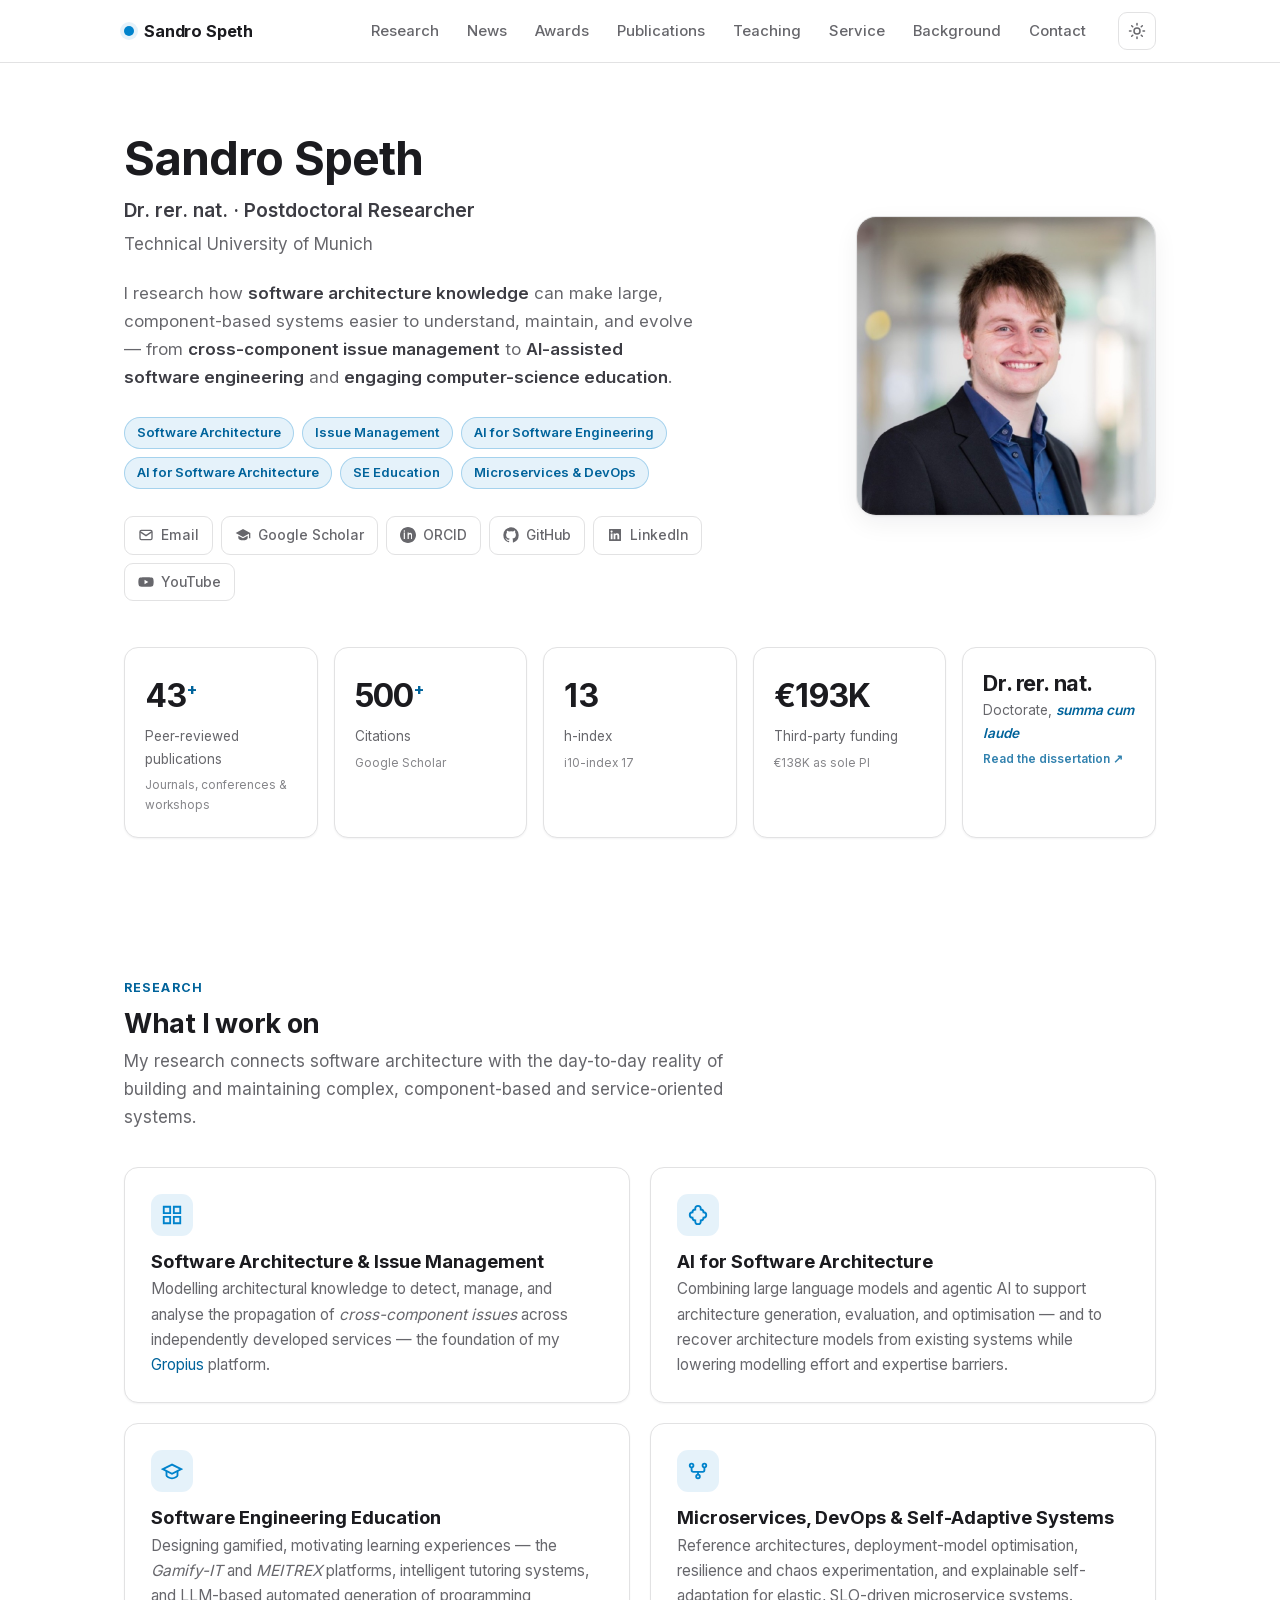
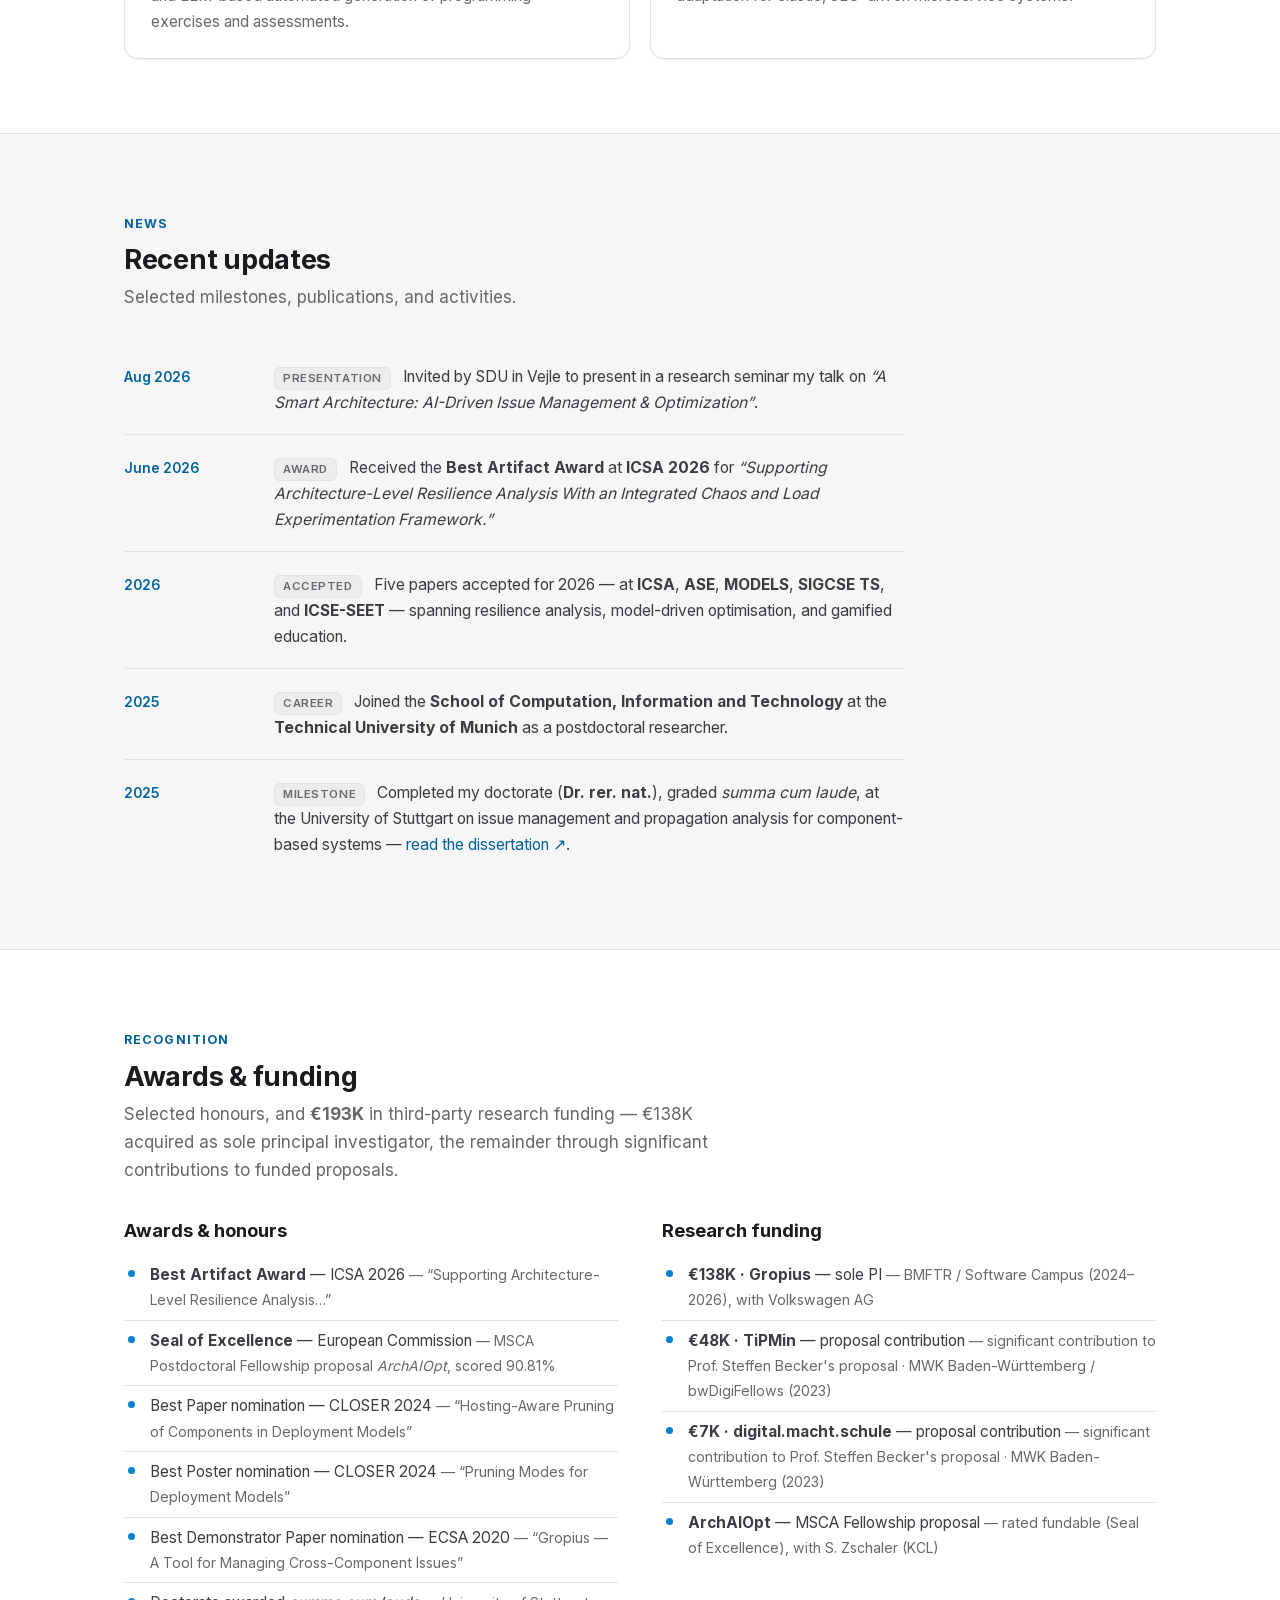
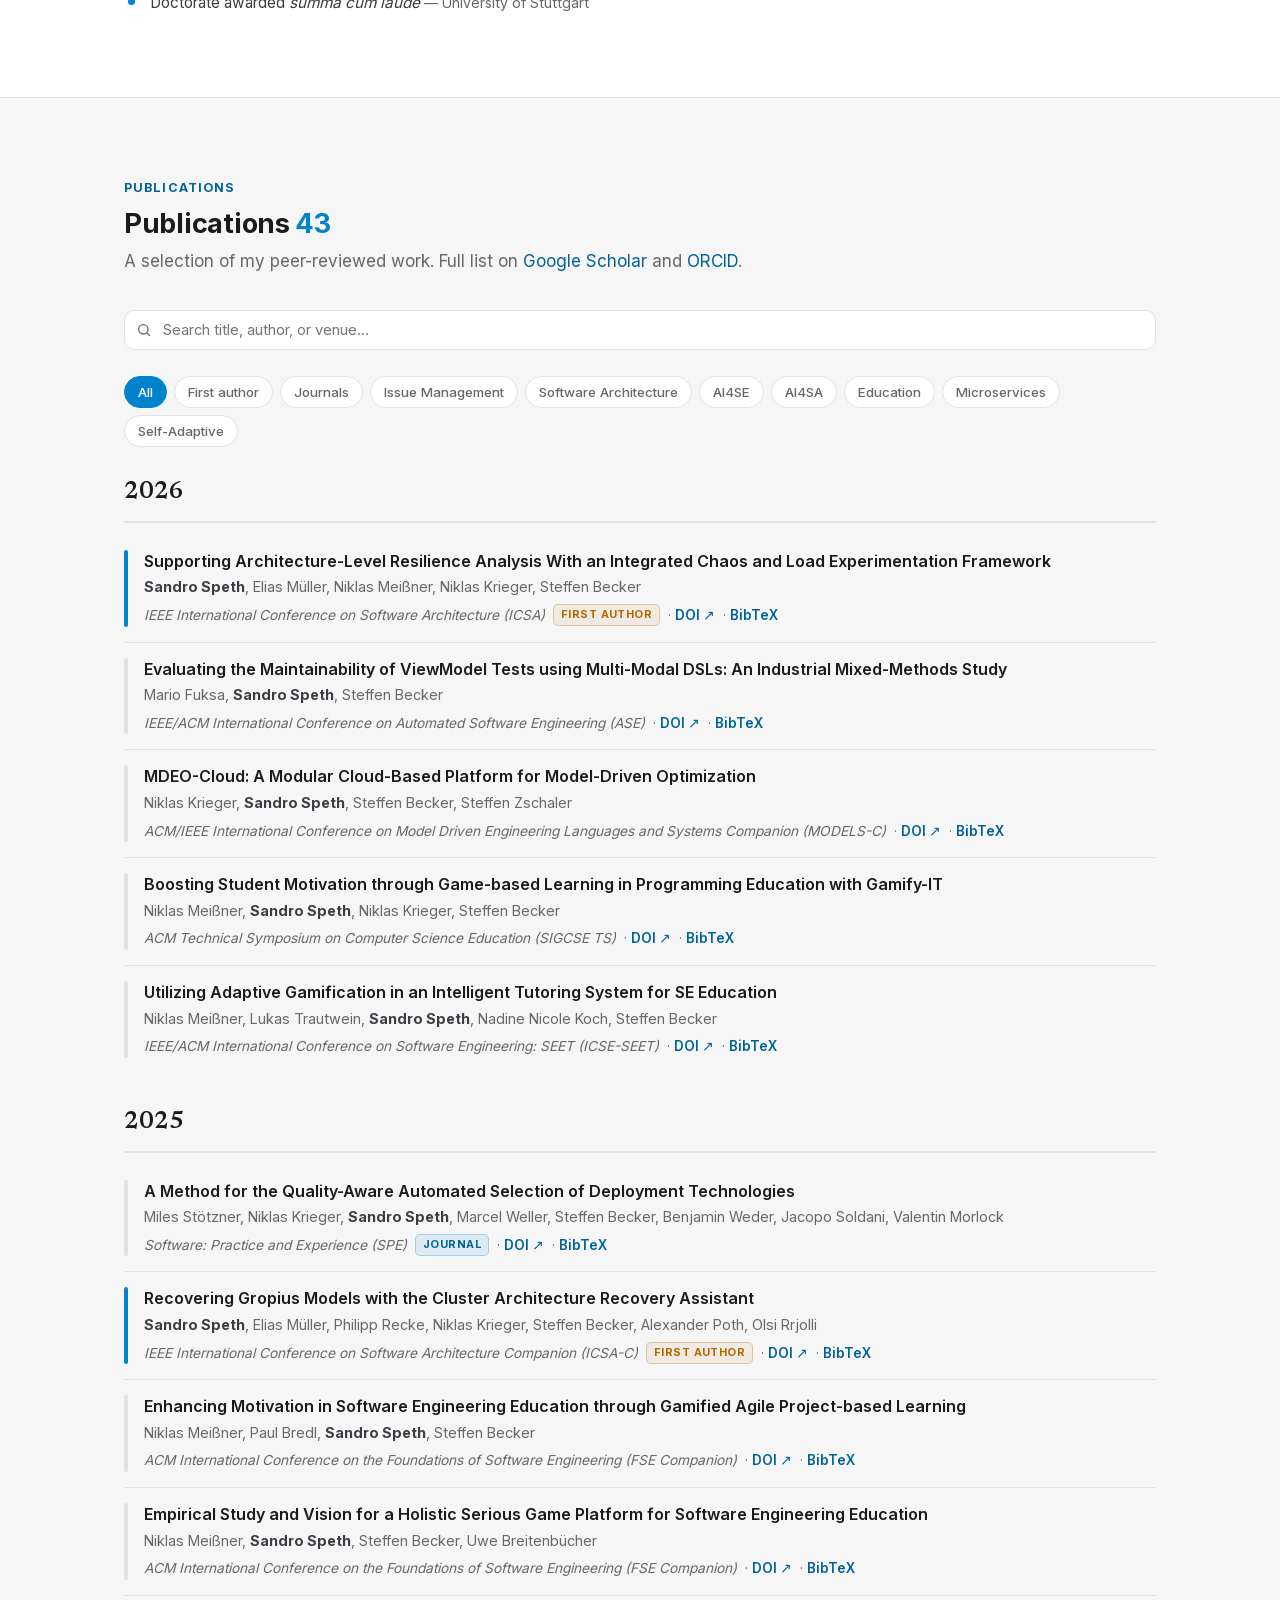
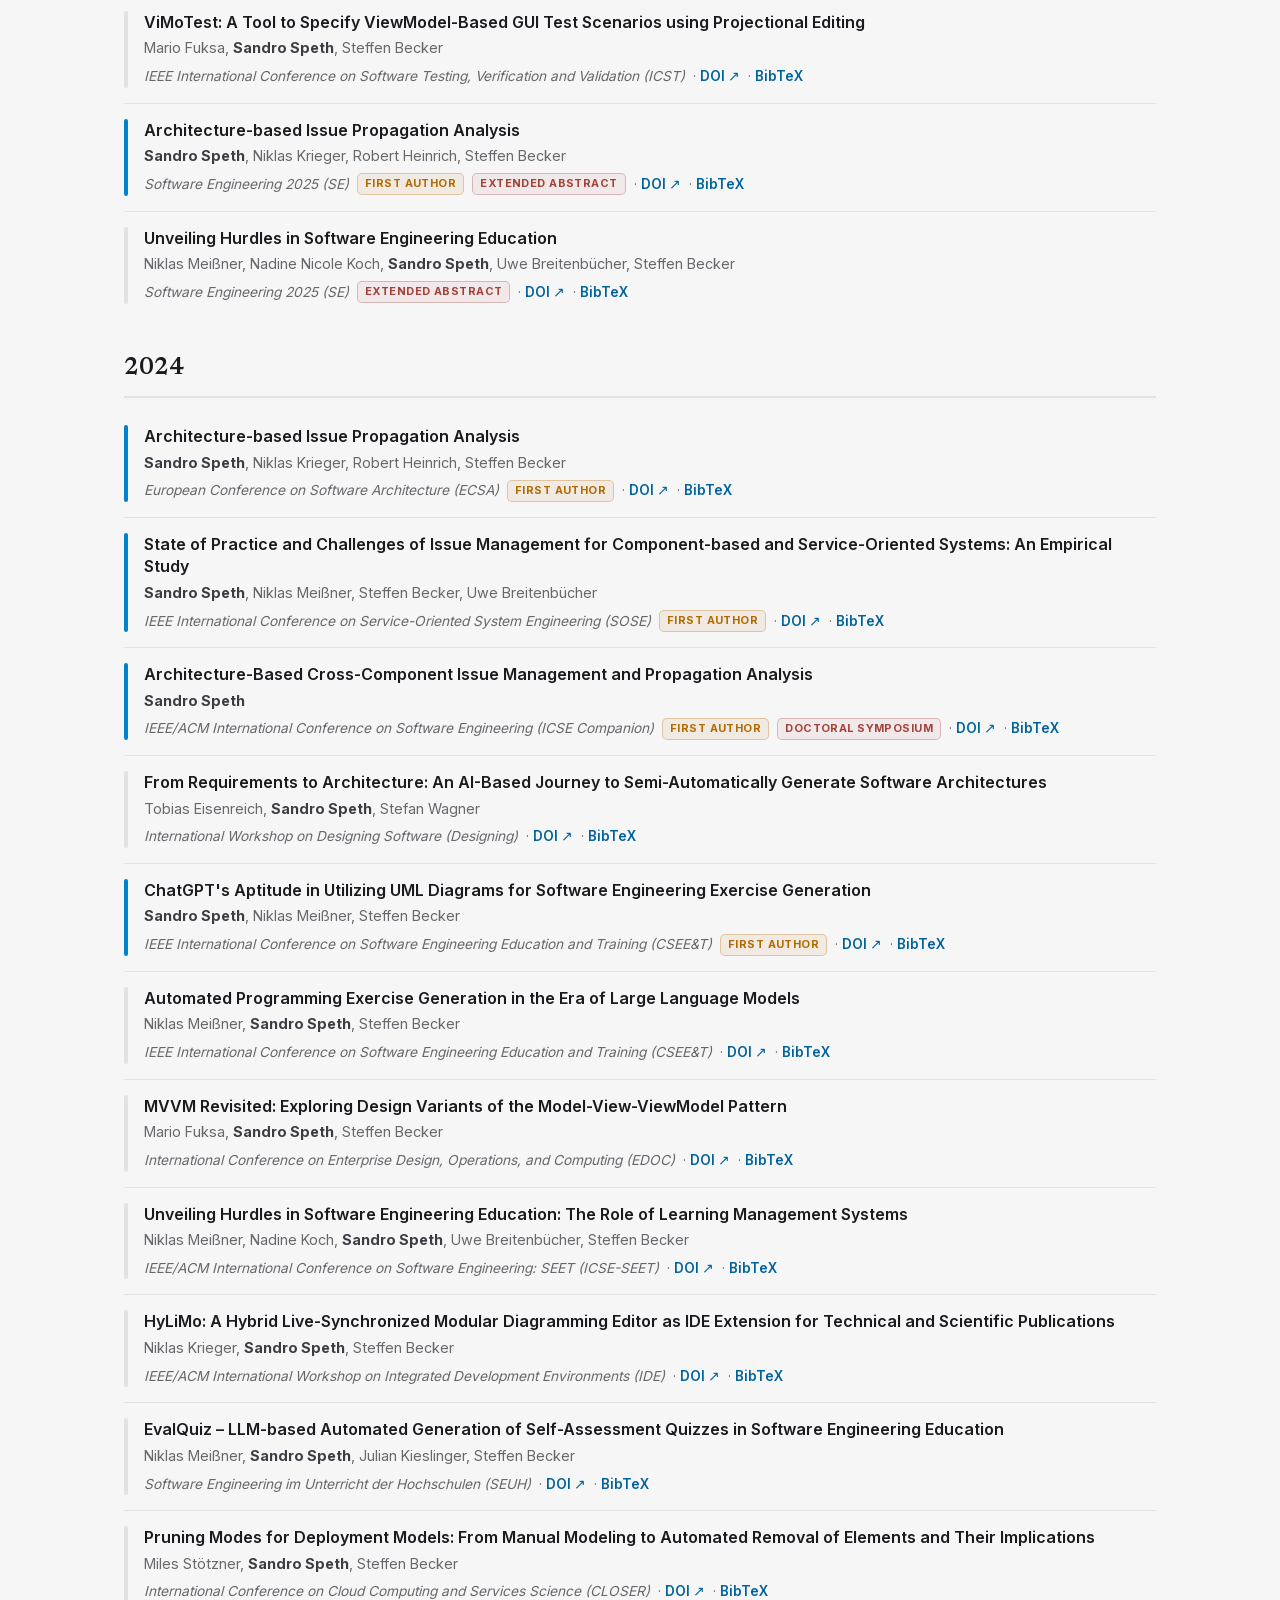
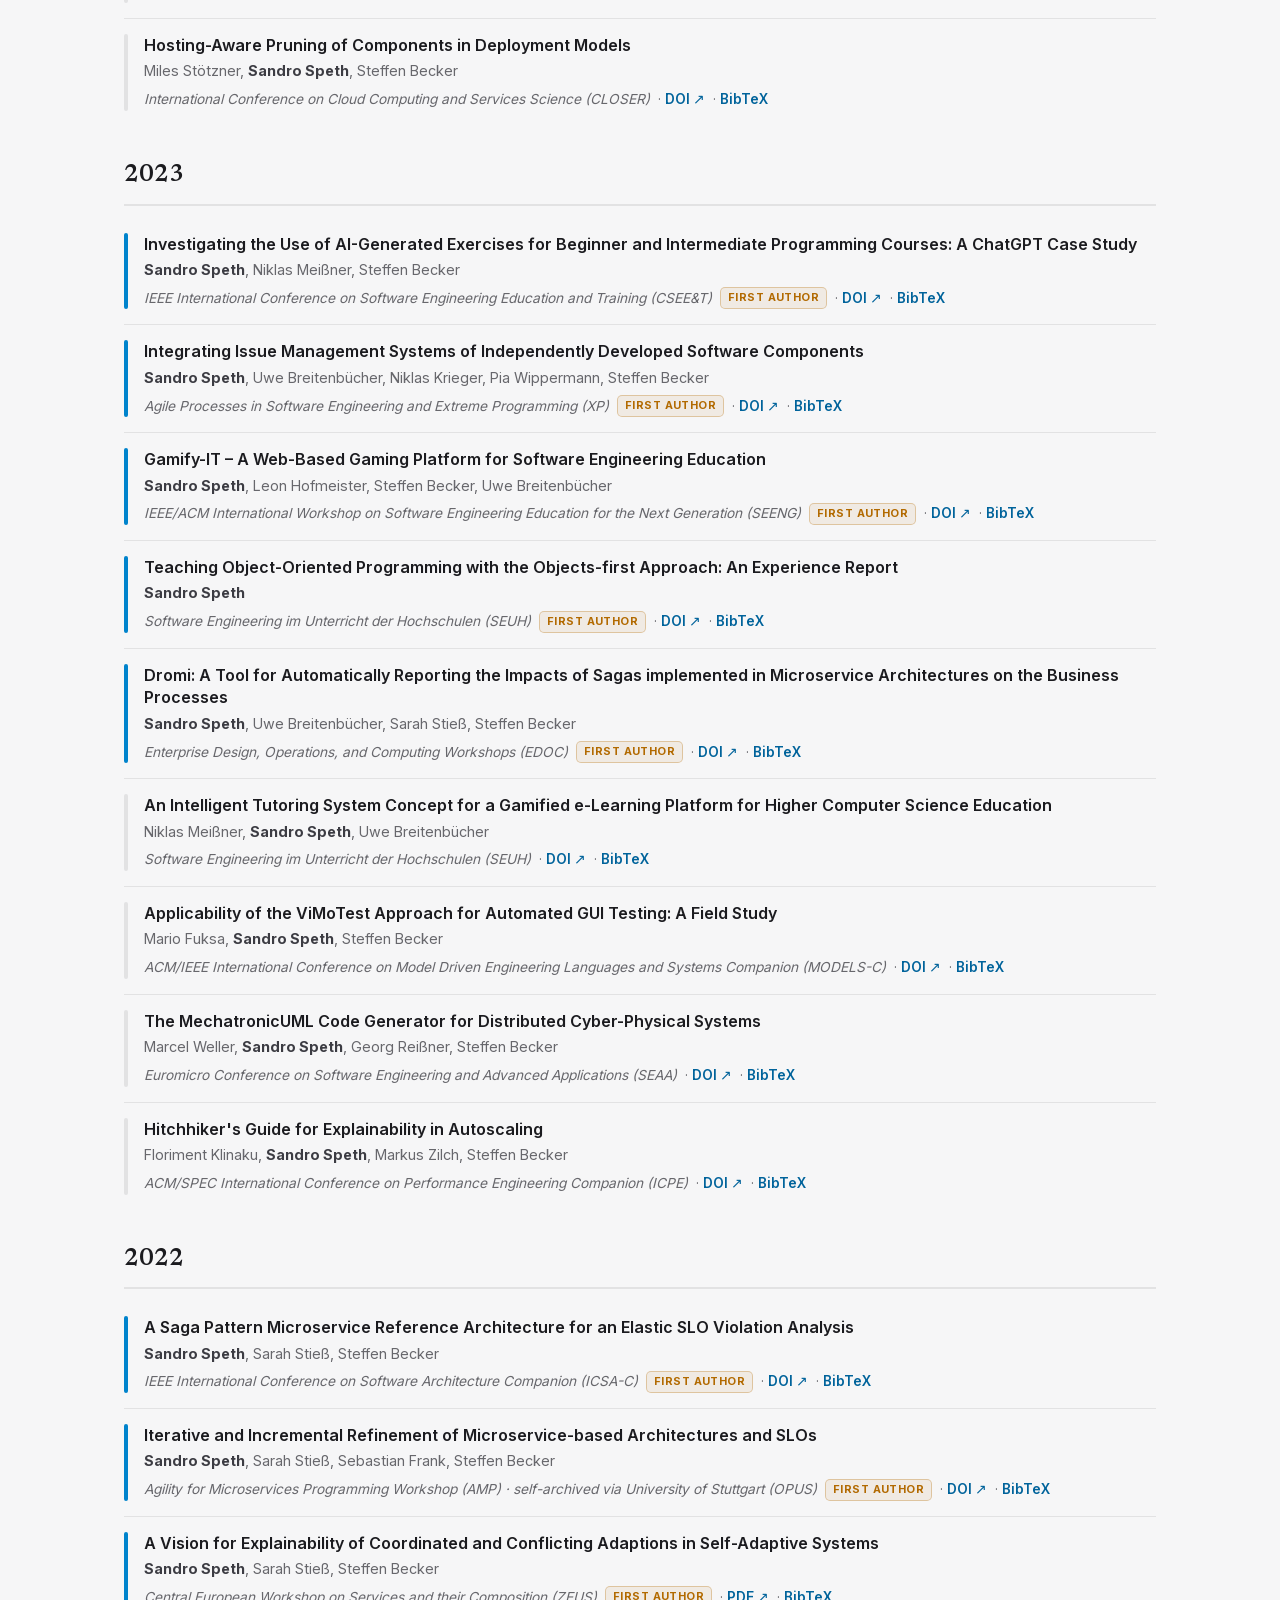
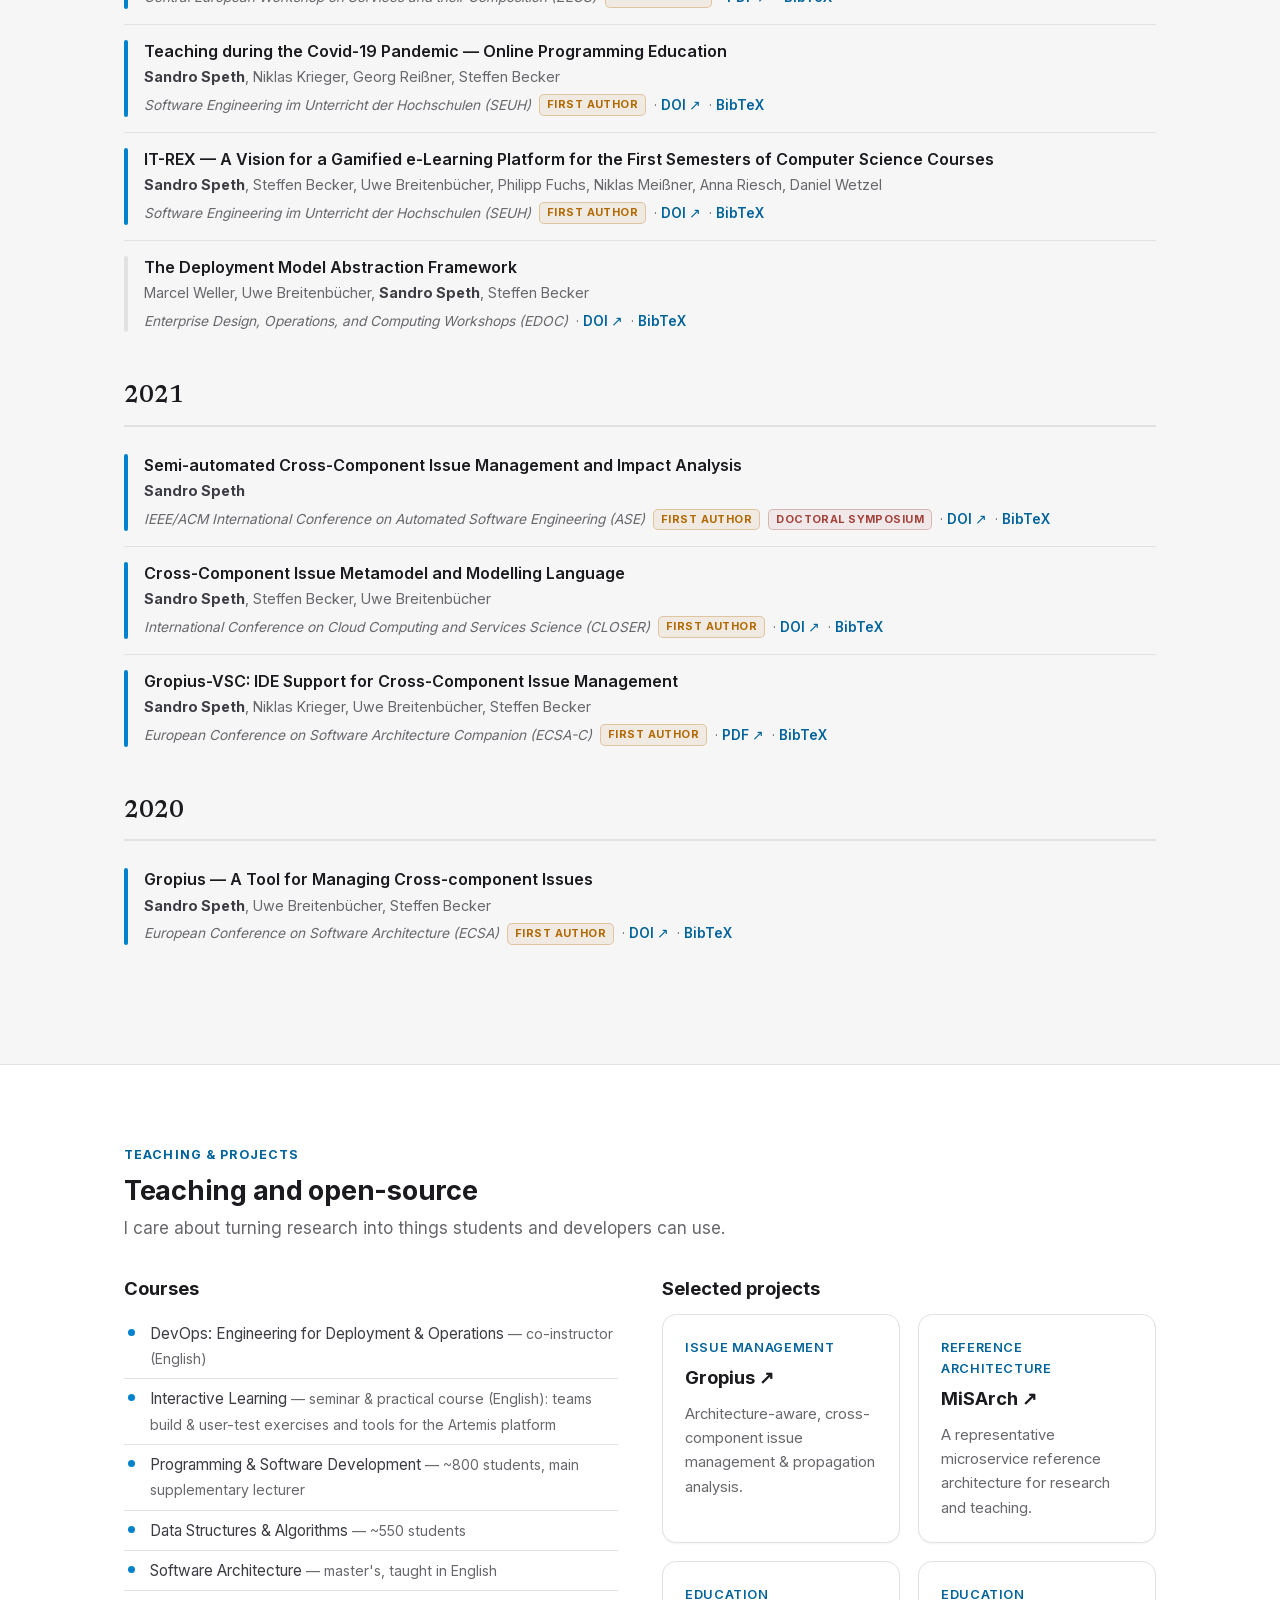
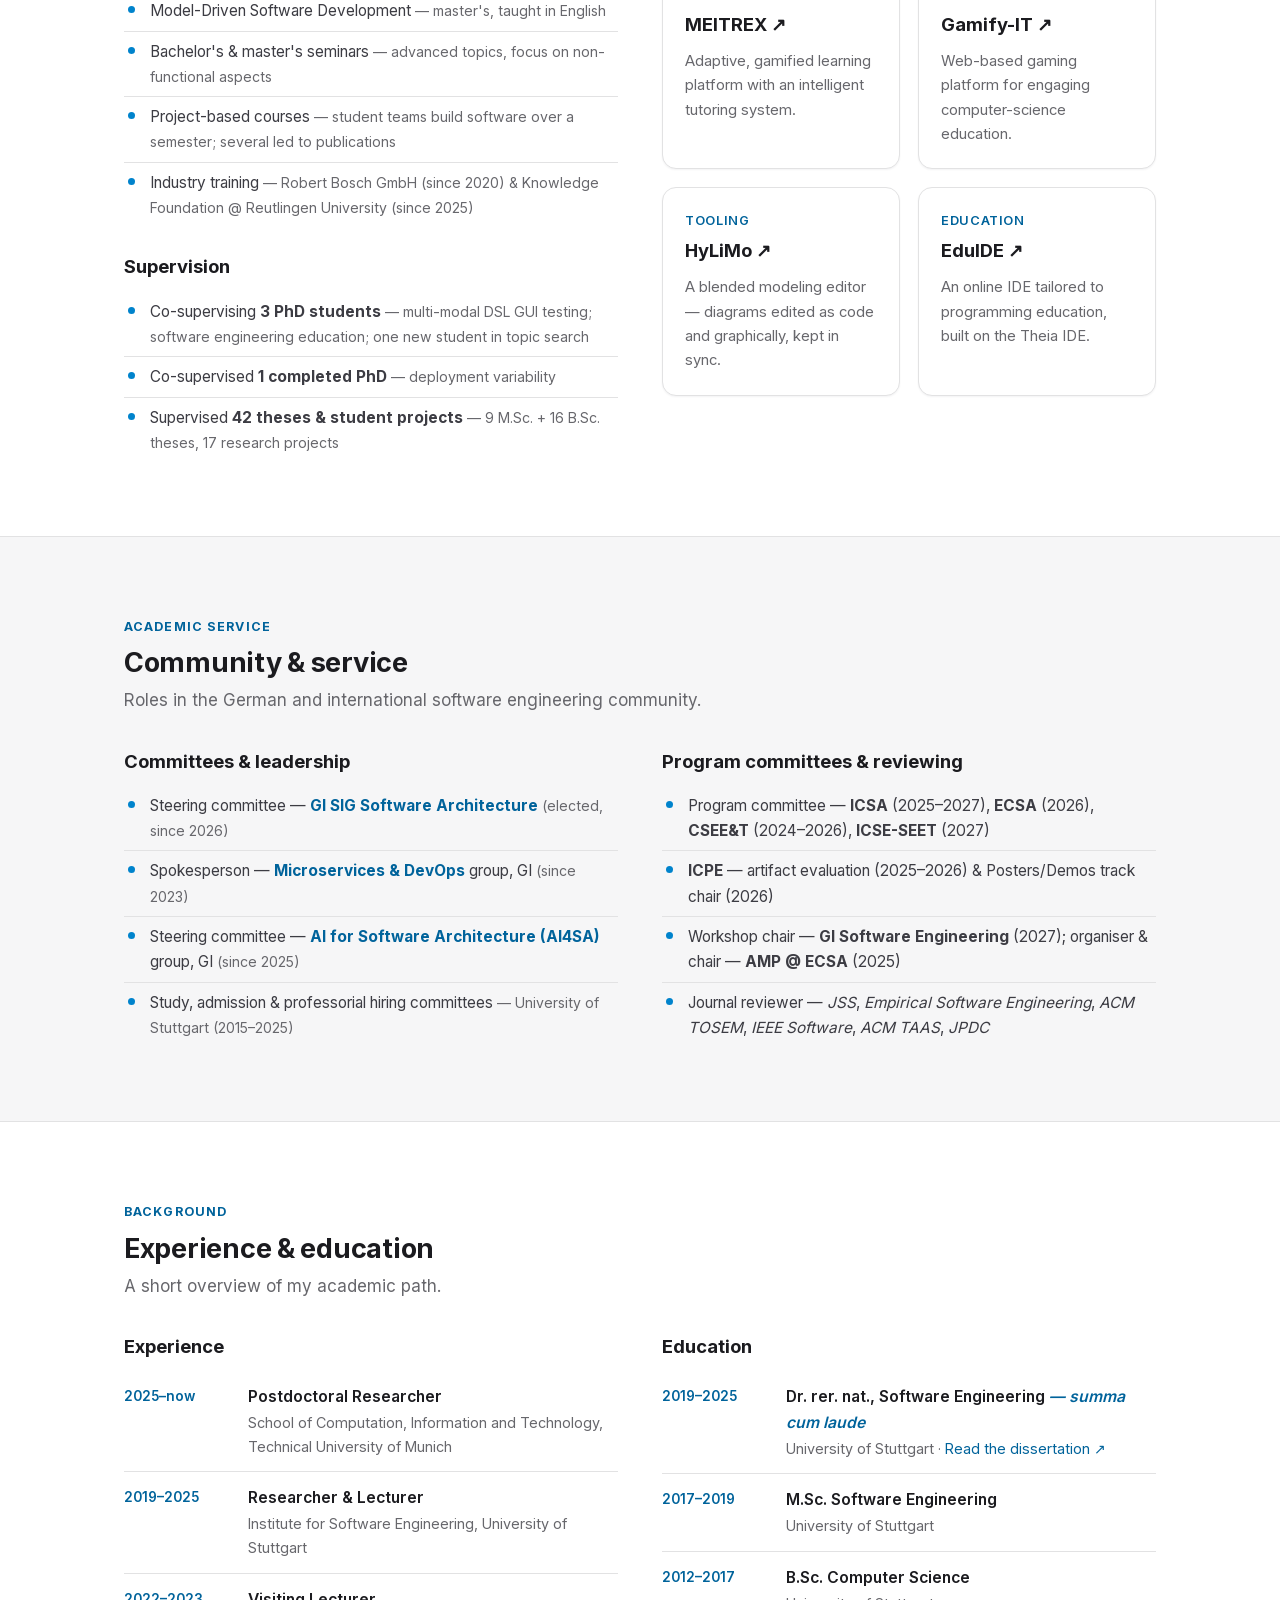
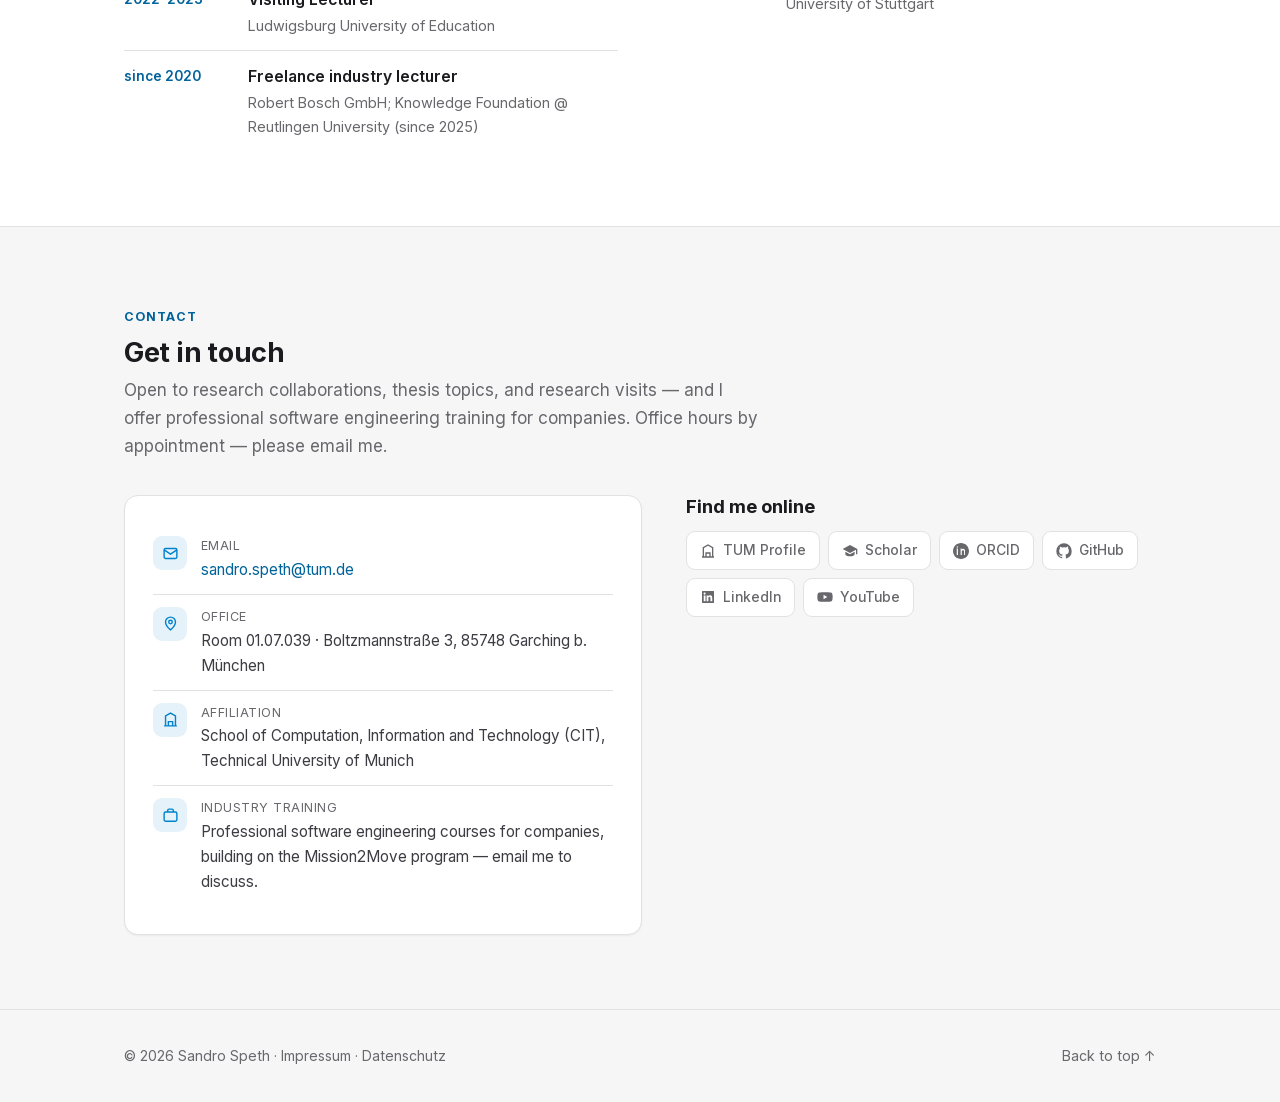
<file: index.html>
<!DOCTYPE html>
<html lang="en">
<head>
  <meta charset="UTF-8" />
  <meta name="viewport" content="width=device-width, initial-scale=1.0" />
  <title>Sandro Speth — Postdoctoral Researcher, TUM</title>
  <meta name="description" content="Dr. rer. nat. Sandro Speth — postdoctoral researcher at the Technical University of Munich. Research on software architecture, cross-component issue management, AI for software engineering, and software engineering education." />
  <meta name="author" content="Sandro Speth" />

  <!-- Open Graph -->
  <meta property="og:type" content="website" />
  <meta property="og:title" content="Sandro Speth — Postdoctoral Researcher, TUM" />
  <meta property="og:description" content="Software architecture · Cross-component issue management · AI for software engineering · SE education." />
  <meta property="og:image" content="images/sandro-speth-headshot.jpg" />

  <!-- Favicon: simple monogram -->
  <link rel="icon" href="data:image/svg+xml,%3Csvg xmlns='http://www.w3.org/2000/svg' viewBox='0 0 32 32'%3E%3Crect width='32' height='32' rx='7' fill='%230083cc'/%3E%3Ctext x='16' y='22' font-family='Georgia,serif' font-size='17' font-weight='700' fill='white' text-anchor='middle'%3ESS%3C/text%3E%3C/svg%3E" />

  <!-- Self-hosted fonts (no external requests; system fonts as fallback) -->
  <link rel="stylesheet" href="assets/css/fonts.css" />
  <link rel="stylesheet" href="assets/css/style.css" />
  <!-- Set theme before paint to avoid flash -->
  <script>
    (function () {
      var s = localStorage.getItem("theme");
      var d = window.matchMedia("(prefers-color-scheme: dark)").matches;
      document.documentElement.setAttribute("data-theme", s || (d ? "dark" : "light"));
    })();
  </script>
</head>
<body>

  <!-- ===================== NAV ===================== -->
  <nav class="nav">
    <div class="nav-inner">
      <a class="nav-brand" href="#top"><span class="dot"></span>Sandro Speth</a>
      <div class="nav-links" id="nav-links">
        <a href="#research">Research</a>
        <a href="#news">News</a>
        <a href="#awards">Awards</a>
        <a href="#publications">Publications</a>
        <a href="#teaching">Teaching</a>
        <a href="#service">Service</a>
        <a href="#experience">Background</a>
        <a href="#contact">Contact</a>
      </div>
      <button class="theme-toggle" id="theme-toggle" aria-label="Toggle dark mode" title="Toggle theme">
        <svg class="i-sun" viewBox="0 0 24 24" fill="none" stroke="currentColor" stroke-width="2" stroke-linecap="round"><circle cx="12" cy="12" r="4"/><path d="M12 2v2M12 20v2M4.9 4.9l1.4 1.4M17.7 17.7l1.4 1.4M2 12h2M20 12h2M4.9 19.1l1.4-1.4M17.7 6.3l1.4-1.4"/></svg>
      </button>
      <button class="nav-burger" id="nav-burger" aria-label="Menu">
        <svg width="18" height="18" viewBox="0 0 24 24" fill="none" stroke="currentColor" stroke-width="2" stroke-linecap="round"><path d="M3 6h18M3 12h18M3 18h18"/></svg>
      </button>
    </div>
  </nav>

  <!-- ===================== HERO ===================== -->
  <header id="top" class="hero">
    <div class="wrap">
      <div class="hero-grid">
        <div class="hero-text">
          <h1>Sandro Speth</h1>
          <p class="role">Dr. rer. nat. · Postdoctoral Researcher</p>
          <p class="affil">Technical University of Munich</p>
          <p class="lead">
            I research how <strong>software architecture knowledge</strong> can make
            large, component-based systems easier to understand, maintain, and evolve —
            from <strong>cross-component issue management</strong> to
            <strong>AI-assisted software engineering</strong> and
            <strong>engaging computer-science education</strong>.
          </p>

          <div class="tag-row">
            <span class="pill">Software Architecture</span>
            <span class="pill">Issue Management</span>
            <span class="pill">AI for Software Engineering</span>
            <span class="pill">AI for Software Architecture</span>
            <span class="pill">SE Education</span>
            <span class="pill">Microservices &amp; DevOps</span>
          </div>

          <div class="socials">
            <a class="js-email" data-u="sandro.speth" data-d="tum.de" href="#contact" rel="nofollow">
              <svg viewBox="0 0 24 24" fill="none" stroke="currentColor" stroke-width="2"><rect x="3" y="5" width="18" height="14" rx="2"/><path d="m3 7 9 6 9-6"/></svg>Email</a>
            <a href="https://scholar.google.com/citations?user=Tyz30W4AAAAJ&hl=en" target="_blank" rel="noopener">
              <svg viewBox="0 0 24 24" fill="currentColor"><path d="M12 3 1 9l11 6 9-4.9V17h2V9L12 3zM5 13.2v3.3c0 1.9 3.1 3.5 7 3.5s7-1.6 7-3.5v-3.3l-7 3.8-7-3.8z"/></svg>Google Scholar</a>
            <a href="https://orcid.org/0000-0002-9790-3702" target="_blank" rel="noopener">
              <svg viewBox="0 0 24 24" fill="currentColor"><path d="M12 0C5.4 0 0 5.4 0 12s5.4 12 12 12 12-5.4 12-12S18.6 0 12 0zM7.4 18H5.6V8.3h1.8V18zM6.5 7.1a1.05 1.05 0 1 1 0-2.1 1.05 1.05 0 0 1 0 2.1zM18.4 18h-1.8v-4.7c0-1.1 0-2.6-1.6-2.6s-1.8 1.2-1.8 2.5V18h-1.8V8.3h1.7v1.3h.1c.3-.5 1-1.1 2.1-1.1 2.2 0 2.7 1.5 2.7 3.4V18z"/></svg>ORCID</a>
            <a href="https://github.com/spethso" target="_blank" rel="noopener">
              <svg viewBox="0 0 24 24" fill="currentColor"><path d="M12 .5A11.5 11.5 0 0 0 .5 12a11.5 11.5 0 0 0 7.9 10.9c.6.1.8-.2.8-.5v-1.7c-3.2.7-3.9-1.5-3.9-1.5-.5-1.3-1.3-1.7-1.3-1.7-1.1-.7.1-.7.1-.7 1.2.1 1.8 1.2 1.8 1.2 1 1.8 2.7 1.3 3.4 1 .1-.8.4-1.3.7-1.6-2.6-.3-5.3-1.3-5.3-5.7 0-1.3.4-2.3 1.2-3.1-.1-.3-.5-1.5.1-3.1 0 0 1-.3 3.3 1.2a11.4 11.4 0 0 1 6 0C17 5 18 5.3 18 5.3c.6 1.6.2 2.8.1 3.1.8.8 1.2 1.8 1.2 3.1 0 4.4-2.7 5.4-5.3 5.7.4.4.8 1.1.8 2.2v3.3c0 .3.2.6.8.5A11.5 11.5 0 0 0 23.5 12 11.5 11.5 0 0 0 12 .5z"/></svg>GitHub</a>
            <a href="https://www.linkedin.com/in/sandro-speth/" target="_blank" rel="noopener">
              <svg viewBox="0 0 24 24" fill="currentColor"><path d="M20.4 3H3.6C3 3 3 3.6 3 3.6v16.8c0 .6.6.6.6.6h16.8c.6 0 .6-.6.6-.6V3.6c0-.6-.6-.6-.6-.6zM8.3 18.3H5.6V9.7h2.7v8.6zM6.9 8.5a1.6 1.6 0 1 1 0-3.2 1.6 1.6 0 0 1 0 3.2zm11.4 9.8h-2.7v-4.2c0-1 0-2.3-1.4-2.3s-1.6 1.1-1.6 2.2v4.3H9.9V9.7h2.6v1.2h.1c.4-.7 1.3-1.4 2.6-1.4 2.7 0 3.2 1.8 3.2 4.1v4.7z"/></svg>LinkedIn</a>
            <a href="https://www.youtube.com/@SandroSpeth" target="_blank" rel="noopener">
              <svg viewBox="0 0 24 24" fill="currentColor"><path d="M23 7.5a3 3 0 0 0-2.1-2.1C19 4.9 12 4.9 12 4.9s-7 0-8.9.5A3 3 0 0 0 1 7.5 31 31 0 0 0 .5 12 31 31 0 0 0 1 16.5a3 3 0 0 0 2.1 2.1c1.9.5 8.9.5 8.9.5s7 0 8.9-.5a3 3 0 0 0 2.1-2.1A31 31 0 0 0 23.5 12 31 31 0 0 0 23 7.5zM9.8 15.3V8.7l5.7 3.3-5.7 3.3z"/></svg>YouTube</a>
          </div>
        </div>

        <div class="hero-photo">
          <img src="images/sandro-speth-headshot.jpg" alt="Portrait of Sandro Speth" width="900" height="900" />
        </div>
      </div>

      <!-- Stats -->
      <div class="stats">
        <div class="stat">
          <div class="num">43<span>+</span></div>
          <div class="label">Peer-reviewed publications</div>
          <div class="sub">Journals, conferences &amp; workshops</div>
        </div>
        <div class="stat">
          <div class="num">500<span>+</span></div>
          <div class="label">Citations</div>
          <div class="sub">Google Scholar</div>
        </div>
        <div class="stat">
          <div class="num">13</div>
          <div class="label">h-index</div>
          <div class="sub">i10-index 17</div>
        </div>
        <div class="stat">
          <div class="num">€193K</div>
          <div class="label">Third-party funding</div>
          <div class="sub">€138K as sole PI</div>
        </div>
        <div class="stat stat-text">
          <div class="num">Dr. rer. nat.</div>
          <div class="label">Doctorate, <em>summa cum laude</em></div>
          <div class="sub"><a href="https://doi.org/10.18419/opus-17321" target="_blank" rel="noopener">Read the dissertation ↗</a></div>
        </div>
      </div>
    </div>
  </header>

  <!-- ===================== RESEARCH ===================== -->
  <section id="research">
    <div class="wrap">
      <div class="section-head">
        <span class="section-eyebrow">Research</span>
        <h2>What I work on</h2>
        <p>My research connects software architecture with the day-to-day reality of
          building and maintaining complex, component-based and service-oriented systems.</p>
      </div>

      <div class="card-grid">
        <div class="card">
          <div class="ico"><svg viewBox="0 0 24 24" fill="none" stroke="currentColor" stroke-width="2"><path d="M3 3h7v7H3zM14 3h7v7h-7zM14 14h7v7h-7zM3 14h7v7H3z"/></svg></div>
          <h3>Software Architecture &amp; Issue Management</h3>
          <p>Modelling architectural knowledge to detect, manage, and analyse the propagation
            of <em>cross-component issues</em> across independently developed services — the
            foundation of my <a href="https://gropius.dev" target="_blank" rel="noopener">Gropius</a> platform.</p>
        </div>
        <div class="card">
          <div class="ico"><svg viewBox="0 0 24 24" fill="none" stroke="currentColor" stroke-width="2"><path d="M12 2a3 3 0 0 0-3 3v1a3 3 0 0 0-3 3 3 3 0 0 0 0 6 3 3 0 0 0 3 3v1a3 3 0 0 0 6 0v-1a3 3 0 0 0 3-3 3 3 0 0 0 0-6 3 3 0 0 0-3-3V5a3 3 0 0 0-3-3z"/></svg></div>
          <h3>AI for Software Architecture</h3>
          <p>Combining large language models and agentic AI to support architecture
            generation, evaluation, and optimisation — and to recover architecture models
            from existing systems while lowering modelling effort and expertise barriers.</p>
        </div>
        <div class="card">
          <div class="ico"><svg viewBox="0 0 24 24" fill="none" stroke="currentColor" stroke-width="2"><path d="M22 10 12 5 2 10l10 5 10-5z"/><path d="M6 12v5c0 1 3 3 6 3s6-2 6-3v-5"/></svg></div>
          <h3>Software Engineering Education</h3>
          <p>Designing gamified, motivating learning experiences — the
            <em>Gamify-IT</em> and <em>MEITREX</em> platforms, intelligent tutoring systems,
            and LLM-based automated generation of programming exercises and assessments.</p>
        </div>
        <div class="card">
          <div class="ico"><svg viewBox="0 0 24 24" fill="none" stroke="currentColor" stroke-width="2"><circle cx="5" cy="6" r="2"/><circle cx="19" cy="6" r="2"/><circle cx="12" cy="18" r="2"/><path d="M5 8v3a2 2 0 0 0 2 2h10a2 2 0 0 0 2-2V8M12 13v3"/></svg></div>
          <h3>Microservices, DevOps &amp; Self-Adaptive Systems</h3>
          <p>Reference architectures, deployment-model optimisation, resilience and chaos
            experimentation, and explainable self-adaptation for elastic, SLO-driven
            microservice systems.</p>
        </div>
      </div>
    </div>
  </section>

  <!-- ===================== NEWS ===================== -->
  <section id="news" class="alt-bg">
    <div class="wrap">
      <div class="section-head">
        <span class="section-eyebrow">News</span>
        <h2>Recent updates</h2>
        <p>Selected milestones, publications, and activities.</p>
      </div>

      <!-- Items are loaded from assets/data/news.json (edit that file) -->
      <div class="news-list" id="news-list"></div>
    </div>
  </section>

  <!-- ===================== AWARDS & FUNDING ===================== -->
  <section id="awards">
    <div class="wrap">
      <div class="section-head">
        <span class="section-eyebrow">Recognition</span>
        <h2>Awards &amp; funding</h2>
        <p>Selected honours, and <strong>€193K</strong> in third-party research funding —
          €138K acquired as sole principal investigator, the remainder through significant
          contributions to funded proposals.</p>
      </div>

      <div class="two-col">
        <div class="list-block">
          <h3>Awards &amp; honours</h3>
          <ul class="tick-list">
            <li><strong>Best Artifact Award</strong> — ICSA 2026
              <span class="muted">— “Supporting Architecture-Level Resilience Analysis…”</span></li>
            <li><strong>Seal of Excellence</strong> — European Commission
              <span class="muted">— MSCA Postdoctoral Fellowship proposal <em>ArchAIOpt</em>, scored 90.81%</span></li>
            <li>Best Paper nomination — CLOSER 2024
              <span class="muted">— “Hosting-Aware Pruning of Components in Deployment Models”</span></li>
            <li>Best Poster nomination — CLOSER 2024
              <span class="muted">— “Pruning Modes for Deployment Models”</span></li>
            <li>Best Demonstrator Paper nomination — ECSA 2020
              <span class="muted">— “Gropius — A Tool for Managing Cross-Component Issues”</span></li>
            <li>Doctorate awarded <em>summa cum laude</em>
              <span class="muted">— University of Stuttgart</span></li>
          </ul>
        </div>
        <div class="list-block">
          <h3>Research funding</h3>
          <ul class="tick-list">
            <li><strong>€138K · Gropius</strong> — sole PI
              <span class="muted">— BMFTR / Software Campus (2024–2026), with Volkswagen AG</span></li>
            <li><strong>€48K · TiPMin</strong> — proposal contribution
              <span class="muted">— significant contribution to Prof. Steffen Becker's proposal · MWK Baden-Württemberg / bwDigiFellows (2023)</span></li>
            <li><strong>€7K · digital.macht.schule</strong> — proposal contribution
              <span class="muted">— significant contribution to Prof. Steffen Becker's proposal · MWK Baden-Württemberg (2023)</span></li>
            <li><strong>ArchAIOpt</strong> — MSCA Fellowship proposal
              <span class="muted">— rated fundable (Seal of Excellence), with S. Zschaler (KCL)</span></li>
          </ul>
        </div>
      </div>
    </div>
  </section>

  <!-- ===================== PUBLICATIONS ===================== -->
  <section id="publications" class="alt-bg">
    <div class="wrap">
      <div class="section-head">
        <span class="section-eyebrow">Publications</span>
        <h2>Publications <span id="pub-count" style="color:var(--accent)"></span></h2>
        <p>A selection of my peer-reviewed work. Full list on
          <a href="https://scholar.google.com/citations?user=Tyz30W4AAAAJ&hl=en" target="_blank" rel="noopener">Google Scholar</a>
          and <a href="https://orcid.org/0000-0002-9790-3702" target="_blank" rel="noopener">ORCID</a>.</p>
      </div>

      <div class="pub-toolbar">
        <div class="pub-search">
          <svg viewBox="0 0 24 24" fill="none" stroke="currentColor" stroke-width="2"><circle cx="11" cy="11" r="7"/><path d="m21 21-4.3-4.3"/></svg>
          <input type="text" id="pub-search-input" placeholder="Search title, author, or venue…" aria-label="Search publications" />
        </div>
      </div>
      <div class="filters">
        <button class="filter-btn active" data-topic="all">All</button>
        <button class="filter-btn" data-topic="first">First author</button>
        <button class="filter-btn" data-topic="journal">Journals</button>
        <button class="filter-btn" data-topic="issue-management">Issue Management</button>
        <button class="filter-btn" data-topic="architecture">Software Architecture</button>
        <button class="filter-btn" data-topic="ai">AI4SE</button>
        <button class="filter-btn" data-topic="ai4sa">AI4SA</button>
        <button class="filter-btn" data-topic="education">Education</button>
        <button class="filter-btn" data-topic="microservices">Microservices</button>
        <button class="filter-btn" data-topic="self-adaptive">Self-Adaptive</button>
      </div>

      <div id="pub-list" style="margin-top:26px"></div>
    </div>
  </section>

  <!-- ===================== TEACHING & PROJECTS ===================== -->
  <section id="teaching">
    <div class="wrap">
      <div class="section-head">
        <span class="section-eyebrow">Teaching &amp; Projects</span>
        <h2>Teaching and open-source</h2>
        <p>I care about turning research into things students and developers can use.</p>
      </div>

      <div class="two-col">
        <div>
          <div class="list-block">
            <h3>Courses</h3>
            <ul class="tick-list">
              <li>DevOps: Engineering for Deployment &amp; Operations <span class="muted">— co-instructor (English)</span></li>
              <li>Interactive Learning <span class="muted">— seminar &amp; practical course (English): teams build &amp; user-test exercises and tools for the Artemis platform</span></li>
              <li>Programming &amp; Software Development <span class="muted">— ~800 students, main supplementary lecturer</span></li>
              <li>Data Structures &amp; Algorithms <span class="muted">— ~550 students</span></li>
              <li>Software Architecture <span class="muted">— master's, taught in English</span></li>
              <li>Model-Driven Software Development <span class="muted">— master's, taught in English</span></li>
              <li>Bachelor's &amp; master's seminars <span class="muted">— advanced topics, focus on non-functional aspects</span></li>
              <li>Project-based courses <span class="muted">— student teams build software over a semester; several led to publications</span></li>
              <li>Industry training <span class="muted">— Robert Bosch GmbH (since 2020) &amp; Knowledge Foundation @ Reutlingen University (since 2025)</span></li>
            </ul>
          </div>
          <div class="list-block" style="margin-top: 28px">
            <h3>Supervision</h3>
            <ul class="tick-list">
              <li>Co-supervising <strong>3 PhD students</strong> <span class="muted">— multi-modal DSL GUI testing; software engineering education; one new student in topic search</span></li>
              <li>Co-supervised <strong>1 completed PhD</strong> <span class="muted">— deployment variability</span></li>
              <li>Supervised <strong>42 theses &amp; student projects</strong> <span class="muted">— 9 M.Sc. + 16 B.Sc. theses, 17 research projects</span></li>
            </ul>
          </div>
        </div>
        <div class="list-block">
          <h3>Selected projects</h3>
          <div class="project-grid">
            <a class="project" href="https://gropius.dev" target="_blank" rel="noopener">
              <div class="meta">Issue Management</div>
              <h3>Gropius ↗</h3>
              <p>Architecture-aware, cross-component issue management &amp; propagation analysis.</p>
            </a>
            <a class="project" href="https://misarch.github.io/docs" target="_blank" rel="noopener">
              <div class="meta">Reference architecture</div>
              <h3>MiSArch ↗</h3>
              <p>A representative microservice reference architecture for research and teaching.</p>
            </a>
            <a class="project" href="https://github.com/meitrex" target="_blank" rel="noopener">
              <div class="meta">Education</div>
              <h3>MEITREX ↗</h3>
              <p>Adaptive, gamified learning platform with an intelligent tutoring system.</p>
            </a>
            <a class="project" href="https://github.com/gamify-it" target="_blank" rel="noopener">
              <div class="meta">Education</div>
              <h3>Gamify-IT ↗</h3>
              <p>Web-based gaming platform for engaging computer-science education.</p>
            </a>
            <a class="project" href="https://hylimo.github.io/" target="_blank" rel="noopener">
              <div class="meta">Tooling</div>
              <h3>HyLiMo ↗</h3>
              <p>A blended modeling editor — diagrams edited as code and graphically, kept in sync.</p>
            </a>
            <a class="project" href="https://github.com/eduide" target="_blank" rel="noopener">
              <div class="meta">Education</div>
              <h3>EduIDE ↗</h3>
              <p>An online IDE tailored to programming education, built on the Theia IDE.</p>
            </a>
          </div>
        </div>
      </div>
    </div>
  </section>

  <!-- ===================== SERVICE ===================== -->
  <section id="service" class="alt-bg">
    <div class="wrap">
      <div class="section-head">
        <span class="section-eyebrow">Academic Service</span>
        <h2>Community &amp; service</h2>
        <p>Roles in the German and international software engineering community.</p>
      </div>

      <div class="two-col">
        <div class="list-block">
          <h3>Committees &amp; leadership</h3>
          <ul class="tick-list">
            <li>Steering committee — <strong><a href="https://fg-arc.gi.de/" target="_blank" rel="noopener">GI SIG Software Architecture</a></strong> <span class="muted">(elected, since 2026)</span></li>
            <li>Spokesperson — <strong><a href="https://ak-msdo.gi.de/" target="_blank" rel="noopener">Microservices &amp; DevOps</a></strong> group, GI <span class="muted">(since 2023)</span></li>
            <li>Steering committee — <strong><a href="https://ak-ai4sa.gi.de/" target="_blank" rel="noopener">AI for Software Architecture (AI4SA)</a></strong> group, GI <span class="muted">(since 2025)</span></li>
            <li>Study, admission &amp; professorial hiring committees <span class="muted">— University of Stuttgart (2015–2025)</span></li>
          </ul>
        </div>
        <div class="list-block">
          <h3>Program committees &amp; reviewing</h3>
          <ul class="tick-list">
            <li>Program committee — <strong>ICSA</strong> (2025–2027), <strong>ECSA</strong> (2026), <strong>CSEE&amp;T</strong> (2024–2026), <strong>ICSE-SEET</strong> (2027)</li>
            <li><strong>ICPE</strong> — artifact evaluation (2025–2026) &amp; Posters/Demos track chair (2026)</li>
            <li>Workshop chair — <strong>GI Software Engineering</strong> (2027); organiser &amp; chair — <strong>AMP&nbsp;@&nbsp;ECSA</strong> (2025)</li>
            <li>Journal reviewer — <em>JSS</em>, <em>Empirical Software Engineering</em>, <em>ACM TOSEM</em>, <em>IEEE Software</em>, <em>ACM TAAS</em>, <em>JPDC</em></li>
          </ul>
        </div>
      </div>
    </div>
  </section>

  <!-- ===================== EXPERIENCE & EDUCATION ===================== -->
  <section id="experience">
    <div class="wrap">
      <div class="section-head">
        <span class="section-eyebrow">Background</span>
        <h2>Experience &amp; education</h2>
        <p>A short overview of my academic path.</p>
      </div>

      <div class="two-col">
        <div class="list-block">
          <h3>Experience</h3>
          <div class="timeline">
            <div class="tl-item">
              <div class="tl-date">2025–now</div>
              <div><div class="tl-role">Postdoctoral Researcher</div>
                <div class="tl-place">School of Computation, Information and Technology, Technical University of Munich</div></div>
            </div>
            <div class="tl-item">
              <div class="tl-date">2019–2025</div>
              <div><div class="tl-role">Researcher &amp; Lecturer</div>
                <div class="tl-place">Institute for Software Engineering, University of Stuttgart</div></div>
            </div>
            <div class="tl-item">
              <div class="tl-date">2022–2023</div>
              <div><div class="tl-role">Visiting Lecturer</div>
                <div class="tl-place">Ludwigsburg University of Education</div></div>
            </div>
            <div class="tl-item">
              <div class="tl-date">since 2020</div>
              <div><div class="tl-role">Freelance industry lecturer</div>
                <div class="tl-place">Robert Bosch GmbH; Knowledge Foundation @ Reutlingen University (since 2025)</div></div>
            </div>
          </div>
        </div>
        <div class="list-block">
          <h3>Education</h3>
          <div class="timeline">
            <div class="tl-item">
              <div class="tl-date">2019–2025</div>
              <div><div class="tl-role">Dr. rer. nat., Software Engineering <em>— summa cum laude</em></div>
                <div class="tl-place">University of Stuttgart · <a href="https://doi.org/10.18419/opus-17321" target="_blank" rel="noopener">Read the dissertation ↗</a></div></div>
            </div>
            <div class="tl-item">
              <div class="tl-date">2017–2019</div>
              <div><div class="tl-role">M.Sc. Software Engineering</div>
                <div class="tl-place">University of Stuttgart</div></div>
            </div>
            <div class="tl-item">
              <div class="tl-date">2012–2017</div>
              <div><div class="tl-role">B.Sc. Computer Science</div>
                <div class="tl-place">University of Stuttgart</div></div>
            </div>
          </div>
        </div>
      </div>
    </div>
  </section>

  <!-- ===================== CONTACT ===================== -->
  <section id="contact" class="alt-bg">
    <div class="wrap">
      <div class="section-head">
        <span class="section-eyebrow">Contact</span>
        <h2>Get in touch</h2>
        <p>Open to research collaborations, thesis topics, and research visits — and I offer
          professional software engineering training for companies. Office hours by appointment
          — please email me.</p>
      </div>

      <div class="contact-grid">
        <div class="contact-card">
          <div class="contact-row">
            <div class="ci"><svg viewBox="0 0 24 24" fill="none" stroke="currentColor" stroke-width="2"><rect x="3" y="5" width="18" height="14" rx="2"/><path d="m3 7 9 6 9-6"/></svg></div>
            <div><div class="k">Email</div><div class="v"><a class="js-email" data-u="sandro.speth" data-d="tum.de" href="#contact" rel="nofollow"><span class="email-text">e-mail me</span></a></div></div>
          </div>
          <div class="contact-row">
            <div class="ci"><svg viewBox="0 0 24 24" fill="none" stroke="currentColor" stroke-width="2"><path d="M12 21s-7-5.5-7-11a7 7 0 0 1 14 0c0 5.5-7 11-7 11z"/><circle cx="12" cy="10" r="2.5"/></svg></div>
            <div><div class="k">Office</div><div class="v">Room 01.07.039 · Boltzmannstraße 3, 85748 Garching b. München</div></div>
          </div>
          <div class="contact-row">
            <div class="ci"><svg viewBox="0 0 24 24" fill="none" stroke="currentColor" stroke-width="2"><path d="M3 21h18M5 21V7l7-4 7 4v14M9 21v-6h6v6"/></svg></div>
            <div><div class="k">Affiliation</div><div class="v">School of Computation, Information and Technology (CIT), Technical University of Munich</div></div>
          </div>
          <div class="contact-row">
            <div class="ci"><svg viewBox="0 0 24 24" fill="none" stroke="currentColor" stroke-width="2"><rect x="3" y="7" width="18" height="13" rx="2"/><path d="M8 7V5a2 2 0 0 1 2-2h4a2 2 0 0 1 2 2v2"/></svg></div>
            <div><div class="k">Industry training</div><div class="v">Professional software engineering courses for companies, building on the Mission2Move program — email me to discuss.</div></div>
          </div>
        </div>

        <div class="list-block">
          <h3>Find me online</h3>
          <div class="socials" style="margin-top:6px">
            <a href="https://aet.cit.tum.de/people/speth/" target="_blank" rel="noopener">
              <svg viewBox="0 0 24 24" fill="none" stroke="currentColor" stroke-width="2"><path d="M3 21h18M5 21V7l7-4 7 4v14M9 21v-6h6v6"/></svg>TUM Profile</a>
            <a href="https://scholar.google.com/citations?user=Tyz30W4AAAAJ&hl=en" target="_blank" rel="noopener">
              <svg viewBox="0 0 24 24" fill="currentColor"><path d="M12 3 1 9l11 6 9-4.9V17h2V9L12 3zM5 13.2v3.3c0 1.9 3.1 3.5 7 3.5s7-1.6 7-3.5v-3.3l-7 3.8-7-3.8z"/></svg>Scholar</a>
            <a href="https://orcid.org/0000-0002-9790-3702" target="_blank" rel="noopener">
              <svg viewBox="0 0 24 24" fill="currentColor"><path d="M12 0C5.4 0 0 5.4 0 12s5.4 12 12 12 12-5.4 12-12S18.6 0 12 0zM7.4 18H5.6V8.3h1.8V18zM6.5 7.1a1.05 1.05 0 1 1 0-2.1 1.05 1.05 0 0 1 0 2.1zM18.4 18h-1.8v-4.7c0-1.1 0-2.6-1.6-2.6s-1.8 1.2-1.8 2.5V18h-1.8V8.3h1.7v1.3h.1c.3-.5 1-1.1 2.1-1.1 2.2 0 2.7 1.5 2.7 3.4V18z"/></svg>ORCID</a>
            <a href="https://github.com/spethso" target="_blank" rel="noopener">
              <svg viewBox="0 0 24 24" fill="currentColor"><path d="M12 .5A11.5 11.5 0 0 0 .5 12a11.5 11.5 0 0 0 7.9 10.9c.6.1.8-.2.8-.5v-1.7c-3.2.7-3.9-1.5-3.9-1.5-.5-1.3-1.3-1.7-1.3-1.7-1.1-.7.1-.7.1-.7 1.2.1 1.8 1.2 1.8 1.2 1 1.8 2.7 1.3 3.4 1 .1-.8.4-1.3.7-1.6-2.6-.3-5.3-1.3-5.3-5.7 0-1.3.4-2.3 1.2-3.1-.1-.3-.5-1.5.1-3.1 0 0 1-.3 3.3 1.2a11.4 11.4 0 0 1 6 0C17 5 18 5.3 18 5.3c.6 1.6.2 2.8.1 3.1.8.8 1.2 1.8 1.2 3.1 0 4.4-2.7 5.4-5.3 5.7.4.4.8 1.1.8 2.2v3.3c0 .3.2.6.8.5A11.5 11.5 0 0 0 23.5 12 11.5 11.5 0 0 0 12 .5z"/></svg>GitHub</a>
            <a href="https://www.linkedin.com/in/sandro-speth/" target="_blank" rel="noopener">
              <svg viewBox="0 0 24 24" fill="currentColor"><path d="M20.4 3H3.6C3 3 3 3.6 3 3.6v16.8c0 .6.6.6.6.6h16.8c.6 0 .6-.6.6-.6V3.6c0-.6-.6-.6-.6-.6zM8.3 18.3H5.6V9.7h2.7v8.6zM6.9 8.5a1.6 1.6 0 1 1 0-3.2 1.6 1.6 0 0 1 0 3.2zm11.4 9.8h-2.7v-4.2c0-1 0-2.3-1.4-2.3s-1.6 1.1-1.6 2.2v4.3H9.9V9.7h2.6v1.2h.1c.4-.7 1.3-1.4 2.6-1.4 2.7 0 3.2 1.8 3.2 4.1v4.7z"/></svg>LinkedIn</a>
            <a href="https://www.youtube.com/@SandroSpeth" target="_blank" rel="noopener">
              <svg viewBox="0 0 24 24" fill="currentColor"><path d="M23 7.5a3 3 0 0 0-2.1-2.1C19 4.9 12 4.9 12 4.9s-7 0-8.9.5A3 3 0 0 0 1 7.5 31 31 0 0 0 .5 12 31 31 0 0 0 1 16.5a3 3 0 0 0 2.1 2.1c1.9.5 8.9.5 8.9.5s7 0 8.9-.5a3 3 0 0 0 2.1-2.1A31 31 0 0 0 23.5 12 31 31 0 0 0 23 7.5zM9.8 15.3V8.7l5.7 3.3-5.7 3.3z"/></svg>YouTube</a>
          </div>
        </div>
      </div>
    </div>
  </section>

  <!-- ===================== FOOTER ===================== -->
  <footer>
    <div class="wrap footer-inner">
      <div>© <span id="footer-year">2025</span> Sandro Speth ·
        <a href="impressum.html">Impressum</a> ·
        <a href="datenschutz.html">Datenschutz</a></div>
      <div><a href="#top">Back to top ↑</a></div>
    </div>
  </footer>

  <script src="assets/js/publications.js"></script>
  <script src="assets/js/main.js"></script>
</body>
</html>
</file>
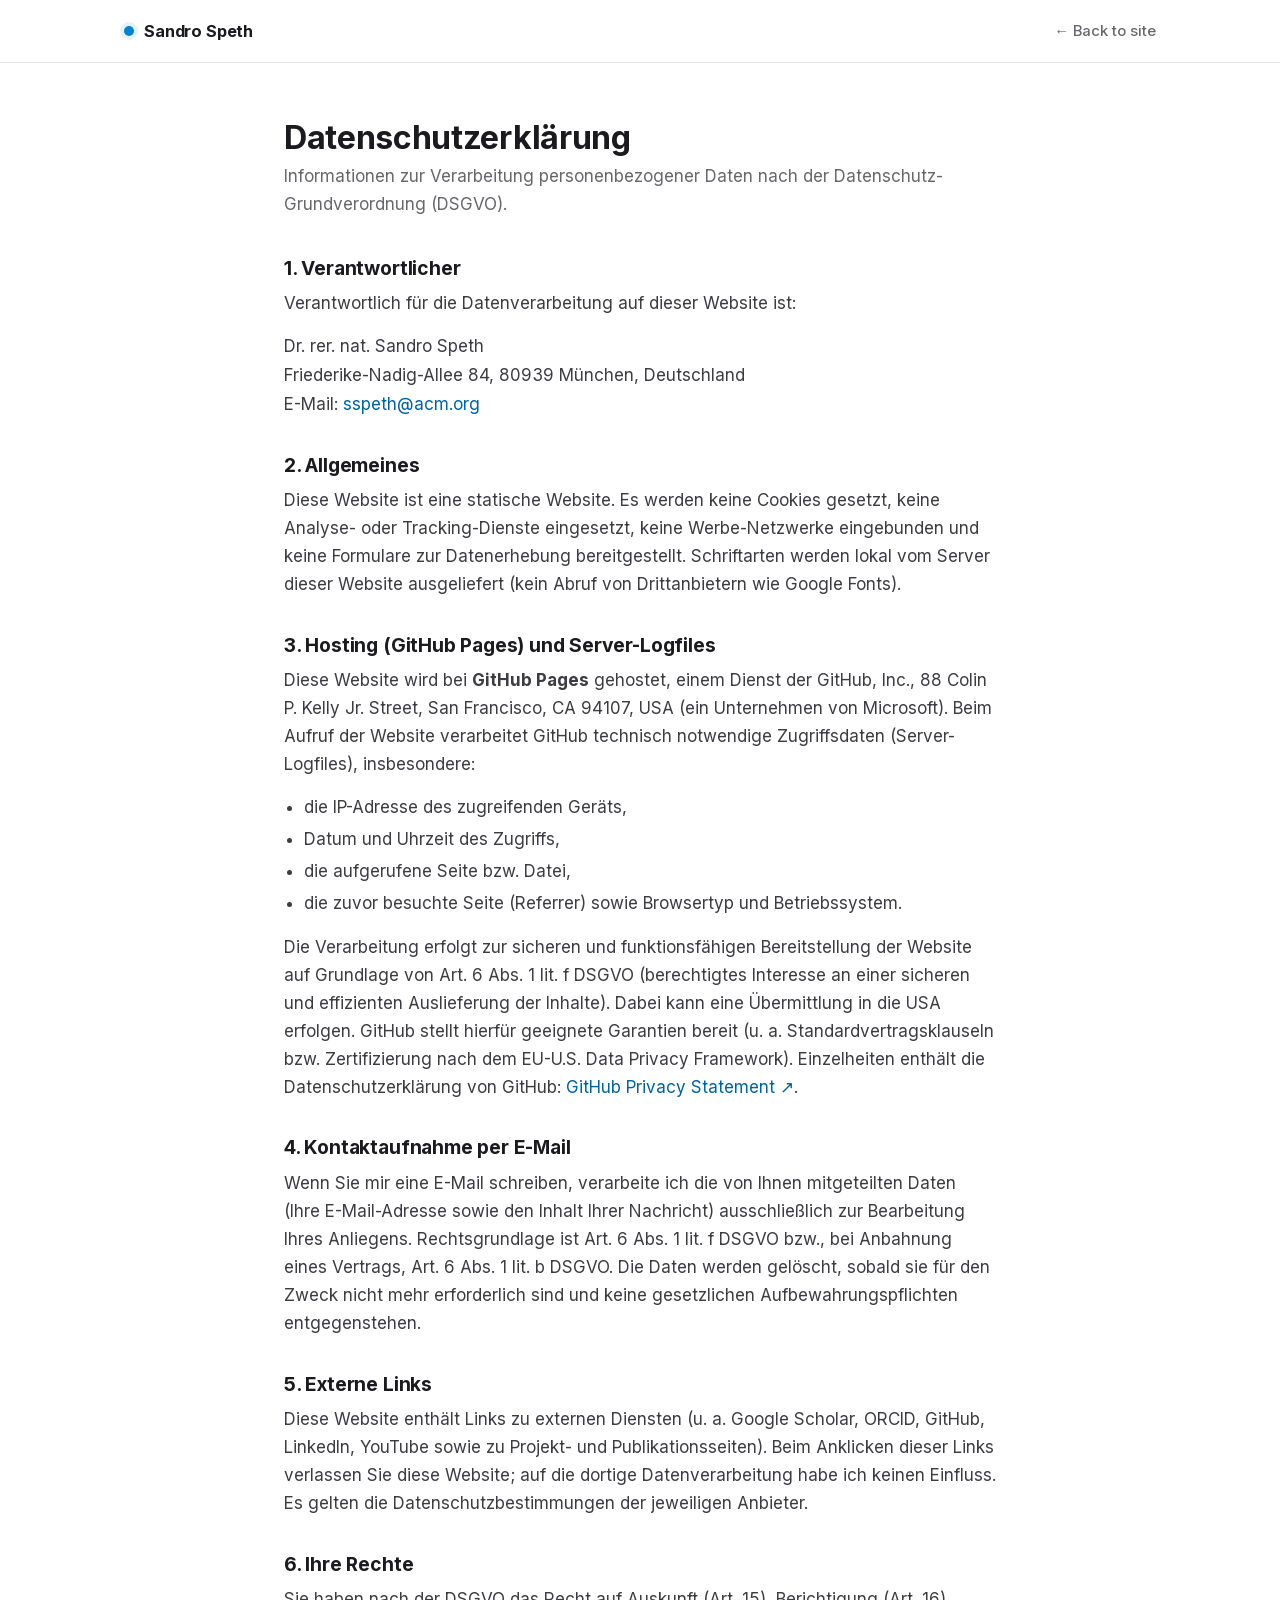
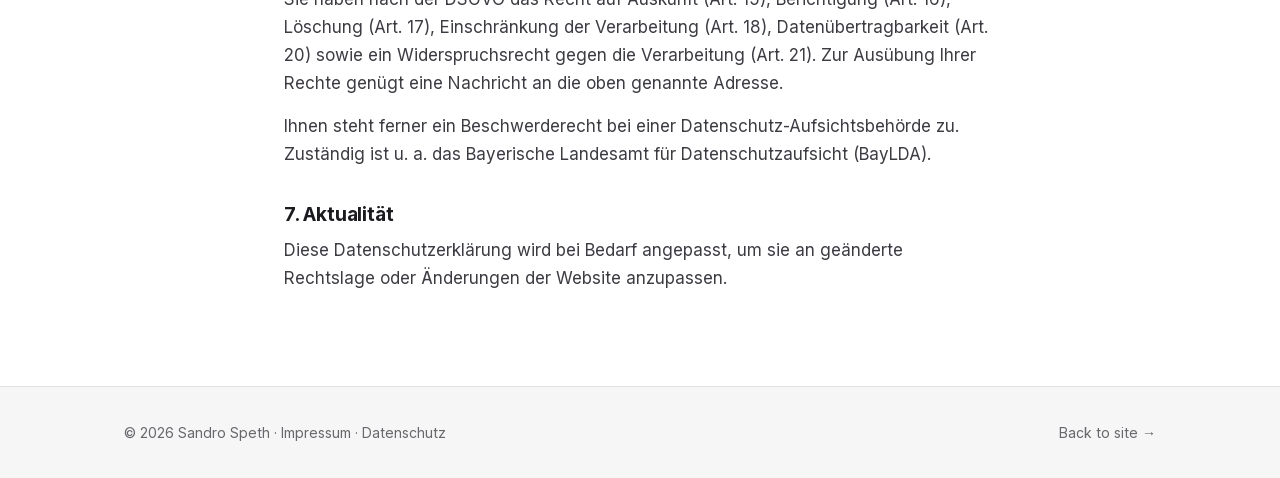
<file: datenschutz.html>
<!DOCTYPE html>
<html lang="de">
<head>
  <meta charset="UTF-8" />
  <meta name="viewport" content="width=device-width, initial-scale=1.0" />
  <title>Datenschutzerklärung — Sandro Speth</title>
  <meta name="robots" content="noindex" />
  <link rel="icon" href="data:image/svg+xml,%3Csvg xmlns='http://www.w3.org/2000/svg' viewBox='0 0 32 32'%3E%3Crect width='32' height='32' rx='7' fill='%230083cc'/%3E%3Ctext x='16' y='22' font-family='Georgia,serif' font-size='17' font-weight='700' fill='white' text-anchor='middle'%3ESS%3C/text%3E%3C/svg%3E" />
  <link rel="stylesheet" href="assets/css/fonts.css" />
  <link rel="stylesheet" href="assets/css/style.css" />
  <script>
    (function () {
      var s = localStorage.getItem("theme");
      var d = window.matchMedia("(prefers-color-scheme: dark)").matches;
      document.documentElement.setAttribute("data-theme", s || (d ? "dark" : "light"));
    })();
  </script>
</head>
<body>
  <nav class="nav legal-nav">
    <div class="nav-inner">
      <a class="nav-brand" href="index.html"><span class="dot"></span>Sandro Speth</a>
      <a class="back" href="index.html">← Back to site</a>
    </div>
  </nav>

  <main class="legal">
    <h1>Datenschutzerklärung</h1>
    <p class="lead">Informationen zur Verarbeitung personenbezogener Daten nach der
      Datenschutz-Grundverordnung (DSGVO).</p>

    <h2>1. Verantwortlicher</h2>
    <p>Verantwortlich für die Datenverarbeitung auf dieser Website ist:</p>
    <address>
      Dr. rer. nat. Sandro Speth<br />
      Friederike-Nadig-Allee 84, 80939 München, Deutschland<br />
      E-Mail:
      <a class="js-email" data-u="sspeth" data-d="acm.org" href="#" rel="nofollow"><span class="email-text">sspeth(at)acm.org</span></a>
    </address>

    <h2>2. Allgemeines</h2>
    <p>Diese Website ist eine statische Website. Es werden keine Cookies gesetzt, keine
      Analyse- oder Tracking-Dienste eingesetzt, keine Werbe-Netzwerke eingebunden und
      keine Formulare zur Datenerhebung bereitgestellt. Schriftarten werden lokal vom
      Server dieser Website ausgeliefert (kein Abruf von Drittanbietern wie Google Fonts).</p>

    <h2>3. Hosting (GitHub Pages) und Server-Logfiles</h2>
    <p>Diese Website wird bei <strong>GitHub Pages</strong> gehostet, einem Dienst der
      GitHub, Inc., 88 Colin P. Kelly Jr. Street, San Francisco, CA 94107, USA
      (ein Unternehmen von Microsoft). Beim Aufruf der Website verarbeitet GitHub
      technisch notwendige Zugriffsdaten (Server-Logfiles), insbesondere:</p>
    <ul>
      <li>die IP-Adresse des zugreifenden Geräts,</li>
      <li>Datum und Uhrzeit des Zugriffs,</li>
      <li>die aufgerufene Seite bzw. Datei,</li>
      <li>die zuvor besuchte Seite (Referrer) sowie Browsertyp und Betriebssystem.</li>
    </ul>
    <p>Die Verarbeitung erfolgt zur sicheren und funktionsfähigen Bereitstellung der
      Website auf Grundlage von Art. 6 Abs. 1 lit. f DSGVO (berechtigtes Interesse an
      einer sicheren und effizienten Auslieferung der Inhalte). Dabei kann eine
      Übermittlung in die USA erfolgen. GitHub stellt hierfür geeignete Garantien bereit
      (u. a. Standardvertragsklauseln bzw. Zertifizierung nach dem EU-U.S. Data Privacy
      Framework). Einzelheiten enthält die Datenschutzerklärung von GitHub:
      <a href="https://docs.github.com/en/site-policy/privacy-policies/github-general-privacy-statement" target="_blank" rel="noopener">GitHub Privacy Statement ↗</a>.</p>

    <h2>4. Kontaktaufnahme per E-Mail</h2>
    <p>Wenn Sie mir eine E-Mail schreiben, verarbeite ich die von Ihnen mitgeteilten Daten
      (Ihre E-Mail-Adresse sowie den Inhalt Ihrer Nachricht) ausschließlich zur
      Bearbeitung Ihres Anliegens. Rechtsgrundlage ist Art. 6 Abs. 1 lit. f DSGVO bzw.,
      bei Anbahnung eines Vertrags, Art. 6 Abs. 1 lit. b DSGVO. Die Daten werden gelöscht,
      sobald sie für den Zweck nicht mehr erforderlich sind und keine gesetzlichen
      Aufbewahrungspflichten entgegenstehen.</p>

    <h2>5. Externe Links</h2>
    <p>Diese Website enthält Links zu externen Diensten (u. a. Google Scholar, ORCID,
      GitHub, LinkedIn, YouTube sowie zu Projekt- und Publikationsseiten). Beim Anklicken
      dieser Links verlassen Sie diese Website; auf die dortige Datenverarbeitung habe ich
      keinen Einfluss. Es gelten die Datenschutzbestimmungen der jeweiligen Anbieter.</p>

    <h2>6. Ihre Rechte</h2>
    <p>Sie haben nach der DSGVO das Recht auf Auskunft (Art. 15), Berichtigung (Art. 16),
      Löschung (Art. 17), Einschränkung der Verarbeitung (Art. 18), Datenübertragbarkeit
      (Art. 20) sowie ein Widerspruchsrecht gegen die Verarbeitung (Art. 21). Zur
      Ausübung Ihrer Rechte genügt eine Nachricht an die oben genannte Adresse.</p>
    <p>Ihnen steht ferner ein Beschwerderecht bei einer Datenschutz-Aufsichtsbehörde zu.
      Zuständig ist u. a. das Bayerische Landesamt für Datenschutzaufsicht (BayLDA).</p>

    <h2>7. Aktualität</h2>
    <p>Diese Datenschutzerklärung wird bei Bedarf angepasst, um sie an geänderte
      Rechtslage oder Änderungen der Website anzupassen.</p>
  </main>

  <footer>
    <div class="wrap footer-inner">
      <div>© <span id="footer-year">2026</span> Sandro Speth ·
        <a href="impressum.html">Impressum</a> ·
        <a href="datenschutz.html">Datenschutz</a></div>
      <div><a href="index.html">Back to site →</a></div>
    </div>
  </footer>

  <script>
    document.querySelectorAll("a.js-email").forEach(function (a) {
      var u = a.getAttribute("data-u"), d = a.getAttribute("data-d");
      if (!u || !d) return;
      var addr = u + "@" + d;
      a.setAttribute("href", "mailto:" + addr);
      var t = a.querySelector(".email-text");
      if (t) t.textContent = addr;
      a.removeAttribute("data-u"); a.removeAttribute("data-d");
    });
    document.getElementById("footer-year").textContent = new Date().getFullYear();
  </script>
</body>
</html>
</file>
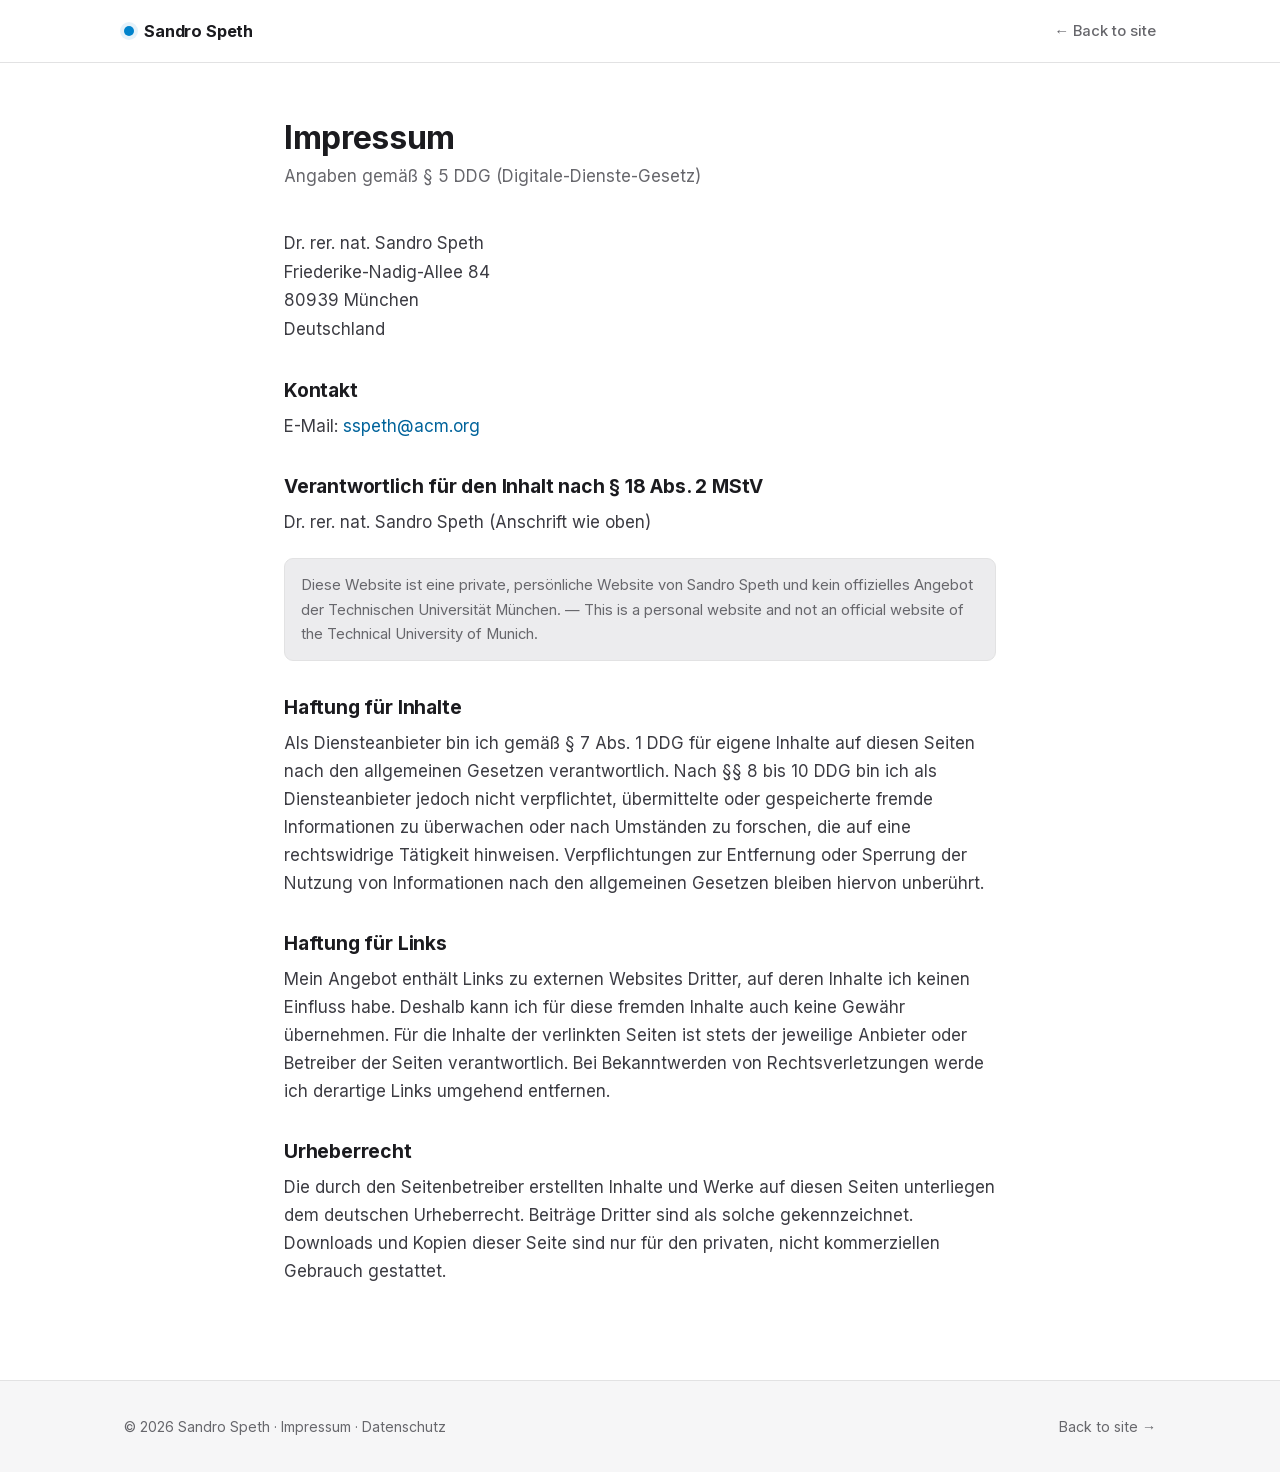
<file: impressum.html>
<!DOCTYPE html>
<html lang="de">
<head>
  <meta charset="UTF-8" />
  <meta name="viewport" content="width=device-width, initial-scale=1.0" />
  <title>Impressum — Sandro Speth</title>
  <meta name="robots" content="noindex" />
  <link rel="icon" href="data:image/svg+xml,%3Csvg xmlns='http://www.w3.org/2000/svg' viewBox='0 0 32 32'%3E%3Crect width='32' height='32' rx='7' fill='%230083cc'/%3E%3Ctext x='16' y='22' font-family='Georgia,serif' font-size='17' font-weight='700' fill='white' text-anchor='middle'%3ESS%3C/text%3E%3C/svg%3E" />
  <link rel="stylesheet" href="assets/css/fonts.css" />
  <link rel="stylesheet" href="assets/css/style.css" />
  <script>
    (function () {
      var s = localStorage.getItem("theme");
      var d = window.matchMedia("(prefers-color-scheme: dark)").matches;
      document.documentElement.setAttribute("data-theme", s || (d ? "dark" : "light"));
    })();
  </script>
</head>
<body>
  <nav class="nav legal-nav">
    <div class="nav-inner">
      <a class="nav-brand" href="index.html"><span class="dot"></span>Sandro Speth</a>
      <a class="back" href="index.html">← Back to site</a>
    </div>
  </nav>

  <main class="legal">
    <h1>Impressum</h1>
    <p class="lead">Angaben gemäß § 5 DDG (Digitale-Dienste-Gesetz)</p>

    <address>
      Dr. rer. nat. Sandro Speth<br />
      Friederike-Nadig-Allee 84<br />
      80939 München<br />
      Deutschland
    </address>

    <h2>Kontakt</h2>
    <p>
      E-Mail:
      <a class="js-email" data-u="sspeth" data-d="acm.org" href="#" rel="nofollow"><span class="email-text">sspeth(at)acm.org</span></a>
      <!-- Empfohlen als zweiter Kontaktweg — Telefonnummer eintragen und Zeile aktivieren:
      <br />Telefon: +49 (0) …
      -->
    </p>

    <!-- Umsatzsteuer-ID nur angeben, falls tatsächlich vorhanden (§ 5 Abs. 1 Nr. 6 DDG):
    <h2>Umsatzsteuer-ID</h2>
    <p>Umsatzsteuer-Identifikationsnummer gemäß § 27 a Umsatzsteuergesetz: DE………</p>
    -->

    <h2>Verantwortlich für den Inhalt nach § 18 Abs. 2 MStV</h2>
    <p>Dr. rer. nat. Sandro Speth (Anschrift wie oben)</p>

    <p class="note">
      Diese Website ist eine private, persönliche Website von Sandro Speth und kein
      offizielles Angebot der Technischen Universität München. — This is a personal
      website and not an official website of the Technical University of Munich.
    </p>

    <h2>Haftung für Inhalte</h2>
    <p>Als Diensteanbieter bin ich gemäß § 7 Abs. 1 DDG für eigene Inhalte auf diesen
      Seiten nach den allgemeinen Gesetzen verantwortlich. Nach §§ 8 bis 10 DDG bin ich
      als Diensteanbieter jedoch nicht verpflichtet, übermittelte oder gespeicherte fremde
      Informationen zu überwachen oder nach Umständen zu forschen, die auf eine
      rechtswidrige Tätigkeit hinweisen. Verpflichtungen zur Entfernung oder Sperrung der
      Nutzung von Informationen nach den allgemeinen Gesetzen bleiben hiervon unberührt.</p>

    <h2>Haftung für Links</h2>
    <p>Mein Angebot enthält Links zu externen Websites Dritter, auf deren Inhalte ich
      keinen Einfluss habe. Deshalb kann ich für diese fremden Inhalte auch keine Gewähr
      übernehmen. Für die Inhalte der verlinkten Seiten ist stets der jeweilige Anbieter
      oder Betreiber der Seiten verantwortlich. Bei Bekanntwerden von Rechtsverletzungen
      werde ich derartige Links umgehend entfernen.</p>

    <h2>Urheberrecht</h2>
    <p>Die durch den Seitenbetreiber erstellten Inhalte und Werke auf diesen Seiten
      unterliegen dem deutschen Urheberrecht. Beiträge Dritter sind als solche
      gekennzeichnet. Downloads und Kopien dieser Seite sind nur für den privaten,
      nicht kommerziellen Gebrauch gestattet.</p>
  </main>

  <footer>
    <div class="wrap footer-inner">
      <div>© <span id="footer-year">2026</span> Sandro Speth ·
        <a href="impressum.html">Impressum</a> ·
        <a href="datenschutz.html">Datenschutz</a></div>
      <div><a href="index.html">Back to site →</a></div>
    </div>
  </footer>

  <script>
    // Assemble the e-mail at runtime; the raw HTML only holds an obfuscated form.
    document.querySelectorAll("a.js-email").forEach(function (a) {
      var u = a.getAttribute("data-u"), d = a.getAttribute("data-d");
      if (!u || !d) return;
      var addr = u + "@" + d;
      a.setAttribute("href", "mailto:" + addr);
      var t = a.querySelector(".email-text");
      if (t) t.textContent = addr;
      a.removeAttribute("data-u"); a.removeAttribute("data-d");
    });
    document.getElementById("footer-year").textContent = new Date().getFullYear();
  </script>
</body>
</html>
</file>
<file: assets/css/fonts.css>
/* Self-hosted fonts — no external (Google) requests, GDPR-friendly.
   latin subset only; regenerate via the script in commit history. */

/* Inter 400 normal */
@font-face {
  font-family: 'Inter';
  font-style: normal;
  font-weight: 400;
  font-display: swap;
  src: url(../fonts/inter-400-normal-latin.woff2) format('woff2');
  unicode-range: U+0000-00FF, U+0131, U+0152-0153, U+02BB-02BC, U+02C6, U+02DA, U+02DC, U+0304, U+0308, U+0329, U+2000-206F, U+20AC, U+2122, U+2191, U+2193, U+2212, U+2215, U+FEFF, U+FFFD;
}

/* Inter 500 normal */
@font-face {
  font-family: 'Inter';
  font-style: normal;
  font-weight: 500;
  font-display: swap;
  src: url(../fonts/inter-500-normal-latin.woff2) format('woff2');
  unicode-range: U+0000-00FF, U+0131, U+0152-0153, U+02BB-02BC, U+02C6, U+02DA, U+02DC, U+0304, U+0308, U+0329, U+2000-206F, U+20AC, U+2122, U+2191, U+2193, U+2212, U+2215, U+FEFF, U+FFFD;
}

/* Inter 600 normal */
@font-face {
  font-family: 'Inter';
  font-style: normal;
  font-weight: 600;
  font-display: swap;
  src: url(../fonts/inter-600-normal-latin.woff2) format('woff2');
  unicode-range: U+0000-00FF, U+0131, U+0152-0153, U+02BB-02BC, U+02C6, U+02DA, U+02DC, U+0304, U+0308, U+0329, U+2000-206F, U+20AC, U+2122, U+2191, U+2193, U+2212, U+2215, U+FEFF, U+FFFD;
}

/* Inter 700 normal */
@font-face {
  font-family: 'Inter';
  font-style: normal;
  font-weight: 700;
  font-display: swap;
  src: url(../fonts/inter-700-normal-latin.woff2) format('woff2');
  unicode-range: U+0000-00FF, U+0131, U+0152-0153, U+02BB-02BC, U+02C6, U+02DA, U+02DC, U+0304, U+0308, U+0329, U+2000-206F, U+20AC, U+2122, U+2191, U+2193, U+2212, U+2215, U+FEFF, U+FFFD;
}

/* Newsreader 600 normal */
@font-face {
  font-family: 'Newsreader';
  font-style: normal;
  font-weight: 600;
  font-display: swap;
  src: url(../fonts/newsreader-600-normal-latin.woff2) format('woff2');
  unicode-range: U+0000-00FF, U+0131, U+0152-0153, U+02BB-02BC, U+02C6, U+02DA, U+02DC, U+0304, U+0308, U+0329, U+2000-206F, U+20AC, U+2122, U+2191, U+2193, U+2212, U+2215, U+FEFF, U+FFFD;
}
</file>
<file: assets/css/style.css>
/* =========================================================================
   Sandro Speth — personal academic website
   Design system + layout. No build step, no external dependencies.
   ========================================================================= */

/* ---- Design tokens ---------------------------------------------------- */
:root {
  /* Gropius blue: vivid #0083cc for graphics/buttons, #00639b for accessible text */
  --accent: #0083cc;
  --accent-strong: #00639b;
  --accent-soft: rgba(0, 131, 204, 0.10);
  --accent-ring: rgba(0, 131, 204, 0.28);

  --bg: #ffffff;
  --bg-alt: #f6f6f7;
  --surface: #ffffff;
  --surface-2: #ececee;
  --text: #3c3c43;
  --text-muted: #67676c;
  --heading: #1b1b1f;
  --border: #e2e2e3;
  --shadow: 0 1px 2px rgba(16, 24, 40, 0.04), 0 8px 24px rgba(16, 24, 40, 0.06);
  --shadow-sm: 0 1px 2px rgba(16, 24, 40, 0.05);

  --maxw: 1080px;
  --radius: 14px;
  --radius-sm: 9px;

  --font-sans: "Inter", -apple-system, BlinkMacSystemFont, "Segoe UI", Roboto,
    Helvetica, Arial, sans-serif;
  --font-serif: "Newsreader", Georgia, "Times New Roman", serif;
}

:root[data-theme="dark"] {
  /* Gropius dark: bright sky-blue accent on near-black surfaces */
  --accent: #7cd0ff;
  --accent-strong: #9bdbff;
  --accent-soft: rgba(0, 131, 204, 0.24);
  --accent-ring: rgba(124, 208, 255, 0.30);

  --bg: #1b1b1f;
  --bg-alt: #161618;
  --surface: #202127;
  --surface-2: #2a2a31;
  --text: #dfdfd6;
  --text-muted: #98989f;
  --heading: #f4f4ee;
  --border: #3c3f44;
  --shadow: 0 1px 2px rgba(0, 0, 0, 0.32), 0 12px 32px rgba(0, 0, 0, 0.44);
  --shadow-sm: 0 1px 2px rgba(0, 0, 0, 0.36);
}

* { box-sizing: border-box; }

html { scroll-behavior: smooth; scroll-padding-top: 84px; }

@media (prefers-reduced-motion: reduce) {
  html { scroll-behavior: auto; }
  * { animation: none !important; transition: none !important; }
}

body {
  margin: 0;
  font-family: var(--font-sans);
  font-size: 17px;
  line-height: 1.65;
  color: var(--text);
  background: var(--bg);
  -webkit-font-smoothing: antialiased;
  text-rendering: optimizeLegibility;
}

/* ---- Typography ------------------------------------------------------- */
h1, h2, h3, h4 { color: var(--heading); line-height: 1.2; font-weight: 650; }
h2 { font-size: 1.7rem; letter-spacing: -0.01em; margin: 0 0 0.4rem; }
h3 { font-size: 1.15rem; margin: 0 0 0.3rem; }
p { margin: 0 0 1rem; }
a { color: var(--accent-strong); text-decoration: none; }
a:hover { text-decoration: underline; }

.section-eyebrow {
  display: inline-block;
  font-size: 0.78rem;
  font-weight: 650;
  letter-spacing: 0.09em;
  text-transform: uppercase;
  color: var(--accent-strong);
  margin-bottom: 0.6rem;
}

/* ---- Layout ----------------------------------------------------------- */
.wrap { width: 100%; max-width: var(--maxw); margin: 0 auto; padding: 0 24px; }

section { padding: 74px 0; border-top: 1px solid var(--border); }
section:first-of-type { border-top: none; }
.section-head { margin-bottom: 2.2rem; max-width: 640px; }
.section-head p { color: var(--text-muted); margin: 0; }

.alt-bg { background: var(--bg-alt); }

/* ---- Navigation ------------------------------------------------------- */
.nav {
  position: sticky; top: 0; z-index: 50;
  backdrop-filter: saturate(1.4) blur(12px);
  background: color-mix(in srgb, var(--bg) 82%, transparent);
  border-bottom: 1px solid var(--border);
}
.nav-inner {
  max-width: var(--maxw); margin: 0 auto; padding: 0 24px;
  height: 62px; display: flex; align-items: center; gap: 20px;
}
.nav-brand {
  font-weight: 700; color: var(--heading); font-size: 1.02rem;
  letter-spacing: -0.01em; margin-right: auto; display: flex; align-items: center; gap: 10px;
}
.nav-brand .dot { width: 10px; height: 10px; border-radius: 50%;
  background: var(--accent); box-shadow: 0 0 0 4px var(--accent-soft); }
.nav-links { display: flex; gap: 4px; align-items: center; }
.nav-links a {
  color: var(--text-muted); font-size: 0.93rem; font-weight: 500;
  padding: 8px 12px; border-radius: 8px; transition: color .15s, background .15s;
}
.nav-links a:hover { color: var(--heading); background: var(--surface-2); text-decoration: none; }
.theme-toggle {
  border: 1px solid var(--border); background: var(--surface);
  color: var(--text-muted); width: 38px; height: 38px; border-radius: 9px;
  cursor: pointer; display: grid; place-items: center; transition: all .15s;
}
.theme-toggle:hover { color: var(--heading); border-color: var(--accent-ring); }
.theme-toggle svg { width: 18px; height: 18px; }
.nav-burger { display: none; border: 1px solid var(--border); background: var(--surface);
  color: var(--heading); width: 38px; height: 38px; border-radius: 9px; cursor: pointer; }

/* ---- Hero ------------------------------------------------------------- */
.hero { padding: 68px 0 60px; border-top: none; }
.hero-grid {
  display: grid; grid-template-columns: 1fr 300px; gap: 56px; align-items: center;
}
.hero h1 {
  font-size: 2.9rem; letter-spacing: -0.02em; margin: 0 0 0.5rem; font-weight: 700;
}
.hero .role { font-size: 1.2rem; color: var(--text); margin: 0 0 0.2rem; font-weight: 550; }
.hero .affil { color: var(--text-muted); margin: 0 0 1.4rem; }
.hero .lead { font-size: 1.06rem; color: var(--text-muted); max-width: 52ch; margin-bottom: 1.6rem; }
.hero .lead strong { color: var(--text); font-weight: 600; }

.tag-row { display: flex; flex-wrap: wrap; gap: 8px; margin-bottom: 1.7rem; }
.pill {
  font-size: 0.82rem; font-weight: 550; color: var(--accent-strong);
  background: var(--accent-soft); border: 1px solid var(--accent-ring);
  padding: 4px 12px; border-radius: 999px;
}

.hero-photo {
  position: relative; width: 100%; aspect-ratio: 1; border-radius: 20px;
  overflow: hidden; box-shadow: var(--shadow); border: 1px solid var(--border);
}
.hero-photo img { width: 100%; height: 100%; object-fit: cover; display: block; }
.hero-photo::after {
  content: ""; position: absolute; inset: 0;
  box-shadow: inset 0 0 0 1px rgba(255,255,255,0.06);
  border-radius: 20px; pointer-events: none;
}

/* ---- Social links ----------------------------------------------------- */
.socials { display: flex; flex-wrap: wrap; gap: 8px; }
.socials a {
  display: inline-flex; align-items: center; gap: 7px;
  font-size: 0.86rem; font-weight: 500; color: var(--text-muted);
  border: 1px solid var(--border); background: var(--surface);
  padding: 7px 13px; border-radius: 9px; transition: all .15s;
}
.socials a:hover { color: var(--heading); border-color: var(--accent-ring);
  background: var(--accent-soft); text-decoration: none; transform: translateY(-1px); }
.socials svg { width: 16px; height: 16px; flex: none; }

/* ---- Stat strip ------------------------------------------------------- */
.stats {
  display: grid; grid-template-columns: repeat(5, 1fr); gap: 16px;
  margin-top: 46px;
}
/* Below wide desktop, wrap the stat tiles to a 2-col grid (doctorate full-width) */
@media (max-width: 1000px) {
  .stats { grid-template-columns: repeat(2, 1fr); }
  .stat.stat-text { grid-column: 1 / -1; }
}
.stat {
  background: var(--surface); border: 1px solid var(--border);
  border-radius: var(--radius); padding: 22px 20px; box-shadow: var(--shadow-sm);
}
.stat .num { font-size: 2rem; font-weight: 700; color: var(--heading); letter-spacing: -0.02em; }
.stat .num span { font-size: 1rem; color: var(--accent-strong); vertical-align: super; }
.stat .label { font-size: 0.85rem; color: var(--text-muted); margin-top: 2px; }
.stat .label em { font-style: italic; color: var(--accent-strong); font-weight: 600; }
.stat .sub { font-size: 0.74rem; color: var(--text-muted); opacity: .8; margin-top: 6px; }
.stat .sub a { font-weight: 600; }
.stat.stat-text .num { font-size: 1.35rem; line-height: 1.25; margin-bottom: 2px; }

/* ---- Cards / research ------------------------------------------------- */
.card-grid { display: grid; grid-template-columns: repeat(2, 1fr); gap: 20px; }
.card {
  background: var(--surface); border: 1px solid var(--border);
  border-radius: var(--radius); padding: 26px 26px 24px; box-shadow: var(--shadow-sm);
  transition: border-color .15s, transform .15s, box-shadow .15s;
}
.card:hover { border-color: var(--accent-ring); transform: translateY(-2px); box-shadow: var(--shadow); }
.card .ico {
  width: 42px; height: 42px; border-radius: 11px; display: grid; place-items: center;
  background: var(--accent-soft); color: var(--accent); margin-bottom: 14px;
}
.card .ico svg { width: 22px; height: 22px; }
.card p { color: var(--text-muted); margin: 0; font-size: 0.96rem; }

/* ---- News ------------------------------------------------------------- */
.news-list { display: flex; flex-direction: column; gap: 2px; max-width: 780px; }
.news-item {
  display: grid; grid-template-columns: 130px 1fr; gap: 20px;
  padding: 18px 0; border-bottom: 1px solid var(--border);
}
.news-item:last-child { border-bottom: none; }
.news-date { color: var(--accent-strong); font-weight: 600; font-size: 0.86rem; padding-top: 2px; }
.news-body { color: var(--text); font-size: 0.98rem; }
.news-body .tag {
  display: inline-block; font-size: 0.72rem; font-weight: 600; text-transform: uppercase;
  letter-spacing: 0.05em; color: var(--text-muted); background: var(--surface-2);
  border: 1px solid var(--border); padding: 1px 8px; border-radius: 6px; margin-right: 8px;
}

/* ---- Publications ----------------------------------------------------- */
.pub-toolbar {
  display: flex; flex-wrap: wrap; gap: 10px; align-items: center;
  margin-bottom: 26px;
}
.pub-search {
  flex: 1; min-width: 220px; position: relative;
}
.pub-search input {
  width: 100%; padding: 10px 14px 10px 38px; font-size: 0.92rem; font-family: inherit;
  color: var(--text); background: var(--surface); border: 1px solid var(--border);
  border-radius: 10px; transition: border-color .15s;
}
.pub-search input:focus { outline: none; border-color: var(--accent); box-shadow: 0 0 0 3px var(--accent-soft); }
.pub-search svg { position: absolute; left: 12px; top: 50%; transform: translateY(-50%);
  width: 16px; height: 16px; color: var(--text-muted); }

.filters { display: flex; flex-wrap: wrap; gap: 7px; }
.filter-btn {
  font-size: 0.83rem; font-weight: 500; font-family: inherit; cursor: pointer;
  color: var(--text-muted); background: var(--surface); border: 1px solid var(--border);
  padding: 7px 13px; border-radius: 999px; transition: all .15s;
}
.filter-btn:hover { color: var(--heading); border-color: var(--accent-ring); }
.filter-btn.active { color: #fff; background: var(--accent); border-color: var(--accent); }
:root[data-theme="dark"] .filter-btn.active { color: #1b1b1f; }

.pub-year-group { margin-bottom: 30px; }
.pub-year {
  font-family: var(--font-serif); font-size: 1.5rem; font-weight: 600; color: var(--heading);
  padding-bottom: 8px; margin-bottom: 12px; border-bottom: 2px solid var(--border);
}
.pub {
  display: flex; gap: 16px; padding: 15px 0; border-bottom: 1px solid var(--border);
}
.pub:last-child { border-bottom: none; }
.pub-mark {
  flex: none; width: 4px; border-radius: 3px; background: var(--border);
}
.pub.is-first .pub-mark { background: var(--accent); }
.pub-content { flex: 1; }
.pub-title { font-weight: 600; color: var(--heading); font-size: 1rem; line-height: 1.4; }
.pub-authors { font-size: 0.9rem; color: var(--text-muted); margin-top: 3px; }
.pub-authors strong { color: var(--text); font-weight: 650; }
.pub-meta { font-size: 0.86rem; color: var(--text-muted); margin-top: 5px; display: flex;
  flex-wrap: wrap; gap: 8px; align-items: center; }
.pub-venue { font-style: italic; }
.badge {
  font-size: 0.68rem; font-weight: 650; text-transform: uppercase; letter-spacing: 0.04em;
  padding: 1px 7px; border-radius: 5px; border: 1px solid var(--border); color: var(--text-muted);
}
.badge.journal { color: var(--accent-strong); border-color: var(--accent-ring); background: var(--accent-soft); }
.badge.first { color: #b26a00; border-color: rgba(178,106,0,.3); background: rgba(178,106,0,.08); }
:root[data-theme="dark"] .badge.first { color: #f0b866; border-color: rgba(240,184,102,.3); background: rgba(240,184,102,.10); }
.badge.note { color: #a3423b; border-color: rgba(163,66,59,.3); background: rgba(163,66,59,.07); }
:root[data-theme="dark"] .badge.note { color: #ef9a94; }
.pub-links a { font-size: 0.85rem; font-weight: 550; }
.pub-empty { color: var(--text-muted); padding: 30px 0; text-align: center; }

/* BibTeX toggle + panel */
.bib-btn {
  font-family: inherit; font-size: 0.85rem; font-weight: 550; cursor: pointer;
  color: var(--accent-strong); background: none; border: none; padding: 0;
}
.bib-btn:hover { text-decoration: underline; }
.bib-btn.active { color: var(--heading); }
.bibtex-box { margin-top: 12px; }
.bibtex-box pre {
  margin: 0; padding: 14px 16px; background: var(--surface-2);
  border: 1px solid var(--border); border-radius: var(--radius-sm);
  font-family: "SFMono-Regular", ui-monospace, Menlo, Consolas, monospace;
  font-size: 0.8rem; line-height: 1.55; color: var(--text);
  overflow-x: auto; white-space: pre;
}
.bibtex-actions { display: flex; gap: 8px; margin-top: 8px; }
.mini-btn {
  font-family: inherit; font-size: 0.78rem; font-weight: 550; cursor: pointer;
  color: var(--text-muted); background: var(--surface); border: 1px solid var(--border);
  padding: 5px 12px; border-radius: 7px; transition: all .15s; text-decoration: none;
}
.mini-btn:hover { color: var(--heading); border-color: var(--accent-ring);
  background: var(--accent-soft); text-decoration: none; }

/* ---- Teaching / service lists ---------------------------------------- */
.two-col { display: grid; grid-template-columns: 1fr 1fr; gap: 44px; }
.list-block h3 { margin-bottom: 14px; }
.tick-list { list-style: none; padding: 0; margin: 0; }
.tick-list li {
  position: relative; padding: 7px 0 7px 26px; color: var(--text);
  font-size: 0.96rem; border-bottom: 1px solid var(--border);
}
.tick-list li:last-child { border-bottom: none; }
.tick-list li::before {
  content: ""; position: absolute; left: 4px; top: 15px; width: 7px; height: 7px;
  border-radius: 50%; background: var(--accent);
}
.tick-list li .muted { color: var(--text-muted); font-size: 0.88rem; }

/* Timeline (experience & education) */
.timeline { display: flex; flex-direction: column; }
.tl-item {
  display: grid; grid-template-columns: 108px 1fr; gap: 16px;
  padding: 13px 0; border-bottom: 1px solid var(--border);
}
.tl-item:last-child { border-bottom: none; }
.tl-date { color: var(--accent-strong); font-weight: 600; font-size: 0.85rem; padding-top: 1px; }
.tl-role { color: var(--heading); font-weight: 600; font-size: 0.98rem; }
.tl-role em { font-style: italic; color: var(--accent-strong); font-weight: 600; }
.tl-place { color: var(--text-muted); font-size: 0.9rem; margin-top: 1px; }
@media (max-width: 560px) {
  .tl-item { grid-template-columns: 1fr; gap: 3px; }
  .tl-date { padding-top: 0; }
}

.project-grid { display: grid; grid-template-columns: repeat(2, 1fr); gap: 18px; }
.project {
  display: block; text-decoration: none; color: inherit;
  background: var(--surface); border: 1px solid var(--border); border-radius: var(--radius);
  padding: 22px; box-shadow: var(--shadow-sm); transition: all .15s;
}
.project:hover {
  border-color: var(--accent-ring); transform: translateY(-2px);
  box-shadow: var(--shadow); text-decoration: none;
}
.project h3 { display: flex; align-items: center; gap: 8px; color: var(--heading); }
.project:hover h3 { color: var(--accent-strong); }
.project .meta { font-size: 0.8rem; color: var(--accent-strong); font-weight: 600; text-transform: uppercase;
  letter-spacing: 0.05em; margin-bottom: 8px; }
.project p { font-size: 0.92rem; color: var(--text-muted); margin: 0; }

/* ---- Contact ---------------------------------------------------------- */
.contact-grid { display: grid; grid-template-columns: 1.1fr 1fr; gap: 44px; align-items: start; }
.contact-card {
  background: var(--surface); border: 1px solid var(--border); border-radius: var(--radius);
  padding: 28px; box-shadow: var(--shadow-sm);
}
.contact-row { display: flex; gap: 14px; padding: 12px 0; border-bottom: 1px solid var(--border); }
.contact-row:last-child { border-bottom: none; }
.contact-row .ci { flex: none; width: 34px; height: 34px; border-radius: 9px; display: grid;
  place-items: center; background: var(--accent-soft); color: var(--accent); }
.contact-row .ci svg { width: 17px; height: 17px; }
.contact-row .k { font-size: 0.78rem; color: var(--text-muted); text-transform: uppercase; letter-spacing: 0.04em; }
.contact-row .v { color: var(--text); font-size: 0.95rem; }

/* ---- Footer ----------------------------------------------------------- */
footer {
  border-top: 1px solid var(--border); padding: 34px 0; color: var(--text-muted);
  font-size: 0.88rem; background: var(--bg-alt);
}
.footer-inner { display: flex; justify-content: space-between; align-items: center; gap: 20px; flex-wrap: wrap; }
.footer-inner a { color: var(--text-muted); }
.footer-inner a:hover { color: var(--accent-strong); }

/* ---- Legal pages (Impressum / Datenschutz) --------------------------- */
.legal-nav { border-bottom: 1px solid var(--border); }
.legal-nav .nav-inner { justify-content: space-between; }
.legal-nav a.back { color: var(--text-muted); font-size: 0.93rem; font-weight: 500; display: inline-flex; gap: 6px; }
.legal-nav a.back:hover { color: var(--heading); text-decoration: none; }
.legal { max-width: 760px; margin: 0 auto; padding: 56px 24px 80px; }
.legal h1 { font-size: 2rem; letter-spacing: -0.01em; margin: 0 0 0.3rem; }
.legal .lead { color: var(--text-muted); margin: 0 0 2.4rem; }
.legal h2 { font-size: 1.2rem; margin: 2.2rem 0 0.6rem; }
.legal p { margin: 0 0 0.9rem; }
.legal address { font-style: normal; line-height: 1.7; }
.legal ul { padding-left: 20px; margin: 0 0 1rem; }
.legal li { margin-bottom: 4px; }
.legal .muted { color: var(--text-muted); }
.legal .note {
  background: var(--surface-2); border: 1px solid var(--border);
  border-radius: var(--radius-sm); padding: 14px 16px; font-size: 0.92rem;
  color: var(--text-muted); margin: 1.4rem 0;
}

/* ---- Responsive ------------------------------------------------------- */
/* Collapse the nav to a burger menu before the links crowd the brand. */
@media (max-width: 1000px) {
  .nav-links { display: none; }
  .nav-links.open {
    display: flex; position: absolute; top: 62px; left: 0; right: 0; flex-direction: column;
    background: var(--bg); border-bottom: 1px solid var(--border); padding: 12px 24px; gap: 2px;
  }
  .nav-links.open a { padding: 10px 12px; }
  .nav-burger { display: grid; place-items: center; }
}
@media (max-width: 860px) {
  .hero-grid { grid-template-columns: 1fr; gap: 34px; }
  .hero-photo { max-width: 220px; order: -1; justify-self: center; }
  .hero h1 { font-size: 2.3rem; }
  .card-grid, .project-grid { grid-template-columns: 1fr; }
  .two-col, .contact-grid { grid-template-columns: 1fr; gap: 34px; }
}
@media (max-width: 560px) {
  body { font-size: 16px; }
  section { padding: 56px 0; }
  .news-item { grid-template-columns: 1fr; gap: 4px; }
  .news-date { padding-top: 0; }
  .hero h1 { font-size: 2rem; }
  .hero .lead { font-size: 1rem; }

  /* Numeric metrics as a compact 2×2 grid; doctorate spans full width below */
  .stats { grid-template-columns: repeat(2, 1fr); gap: 10px; margin-top: 34px; }
  .stat { padding: 14px 10px; text-align: center; }
  .stat .num { font-size: 1.55rem; }
  .stat .num span { font-size: 0.8rem; }
  .stat .label { font-size: 0.72rem; line-height: 1.28; margin-top: 3px; }
  .stat .sub { display: none; }
  .stat.stat-text {
    grid-column: 1 / -1; text-align: left; padding: 16px;
    display: flex; align-items: baseline; gap: 6px 10px; flex-wrap: wrap;
  }
  .stat.stat-text .num { font-size: 1.15rem; }
  .stat.stat-text .label { font-size: 0.88rem; margin-top: 0; }
  .stat.stat-text .sub { display: block; width: 100%; margin-top: 4px; }
  .pub { gap: 12px; }
}

@media (max-width: 360px) {
  .stat .num { font-size: 1.35rem; }
  .stat .label { font-size: 0.68rem; }
}
</file>
